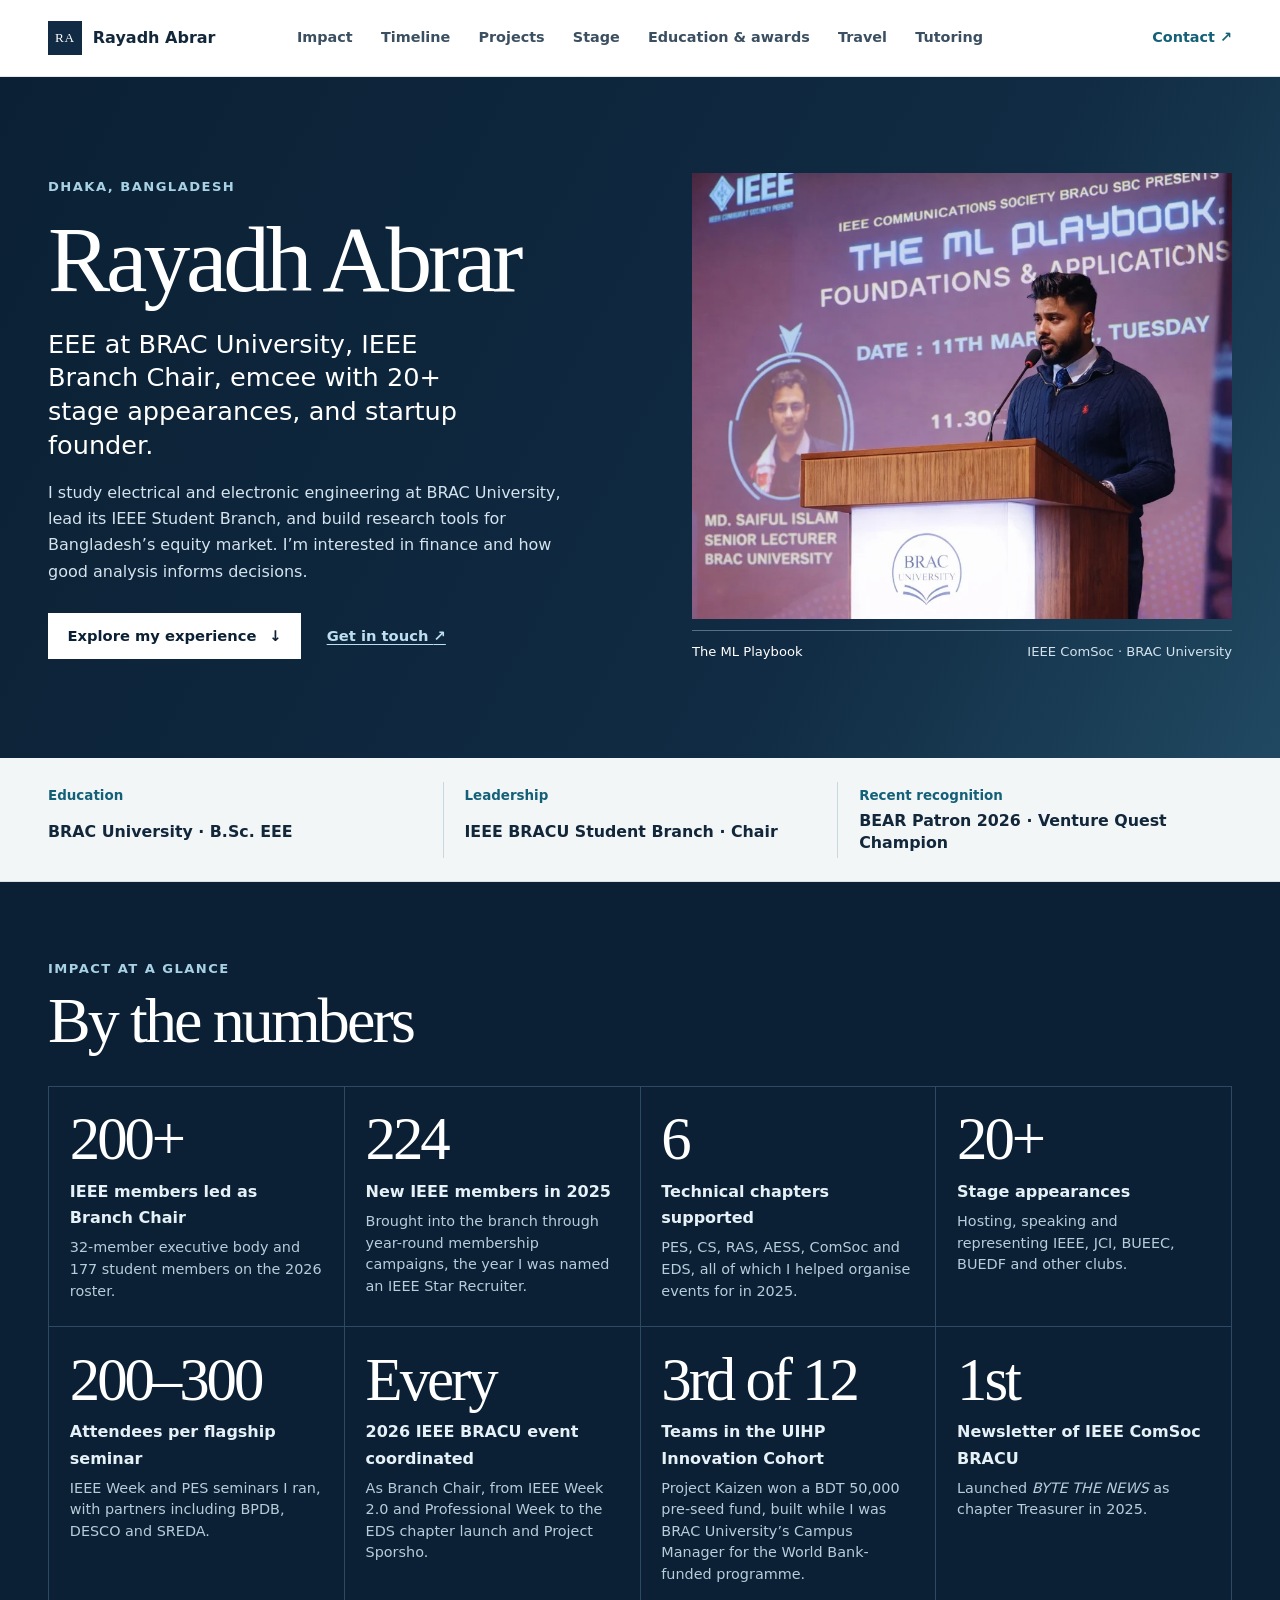
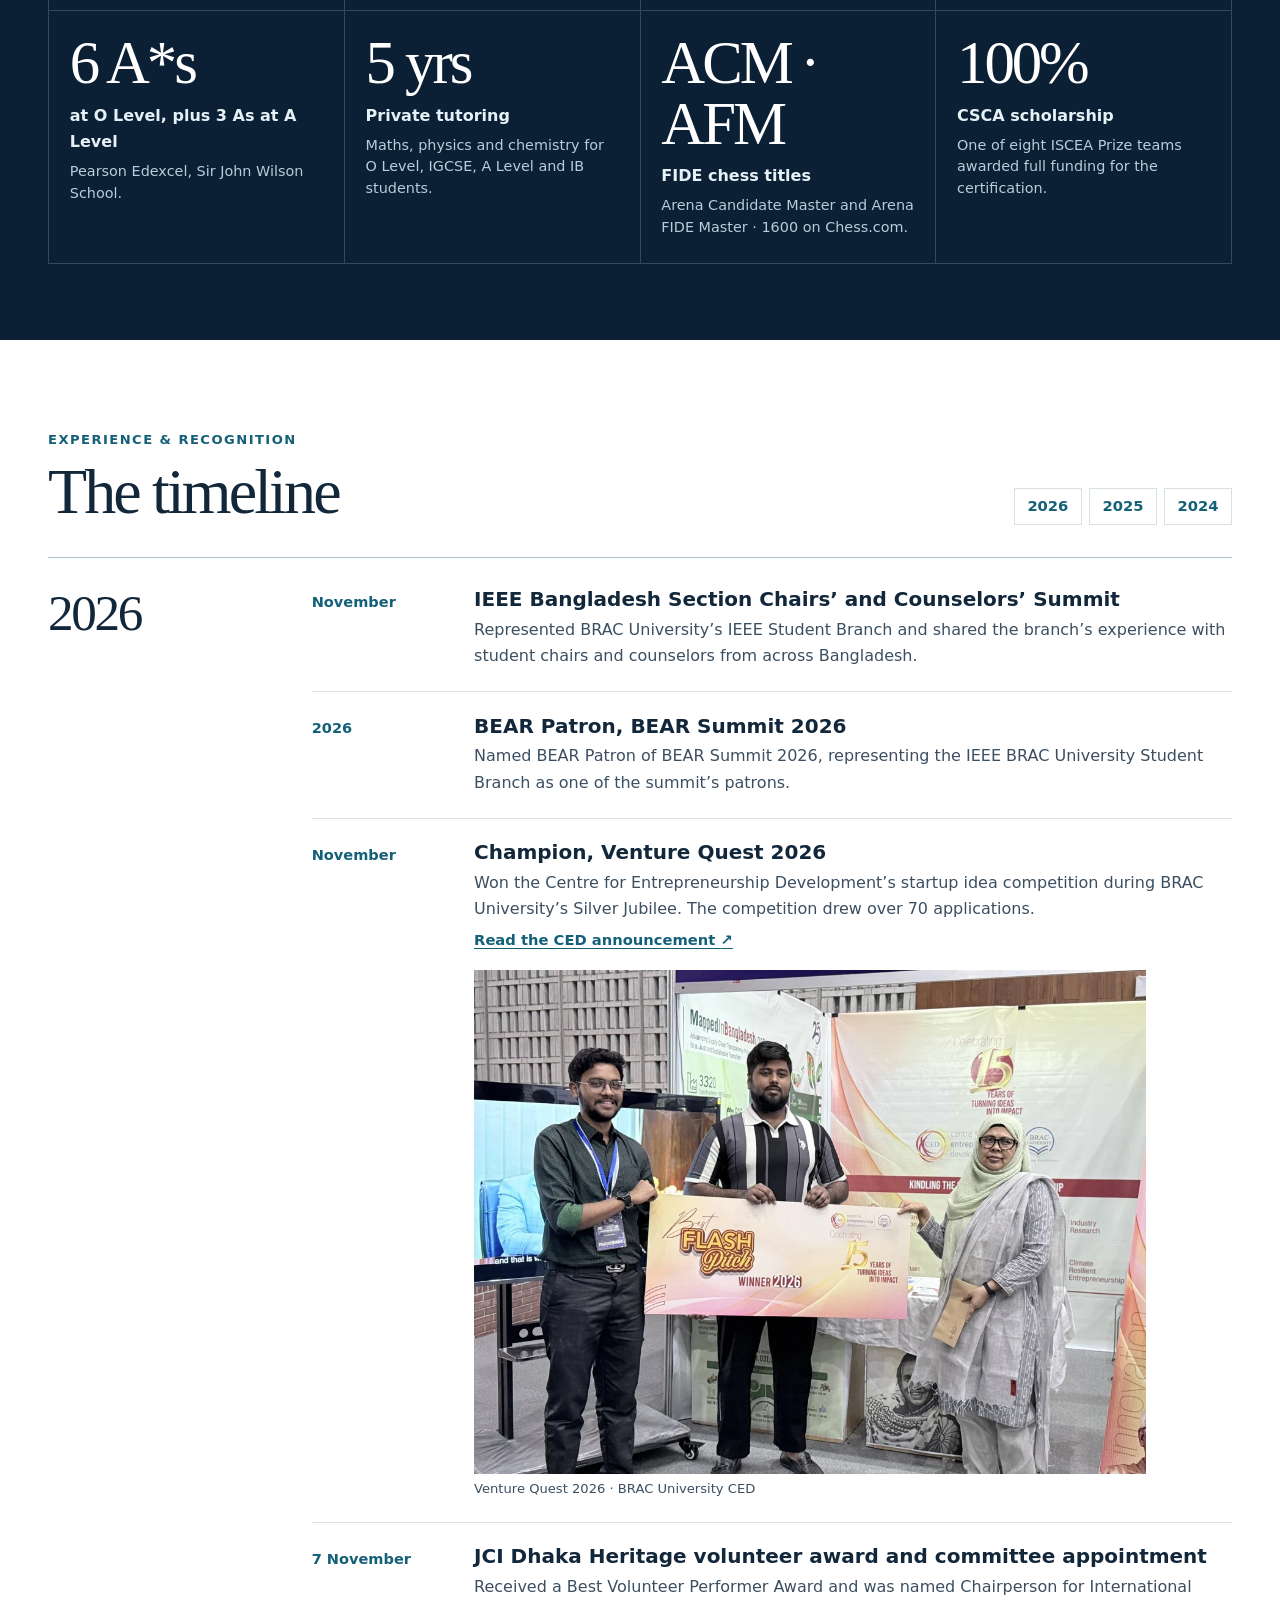
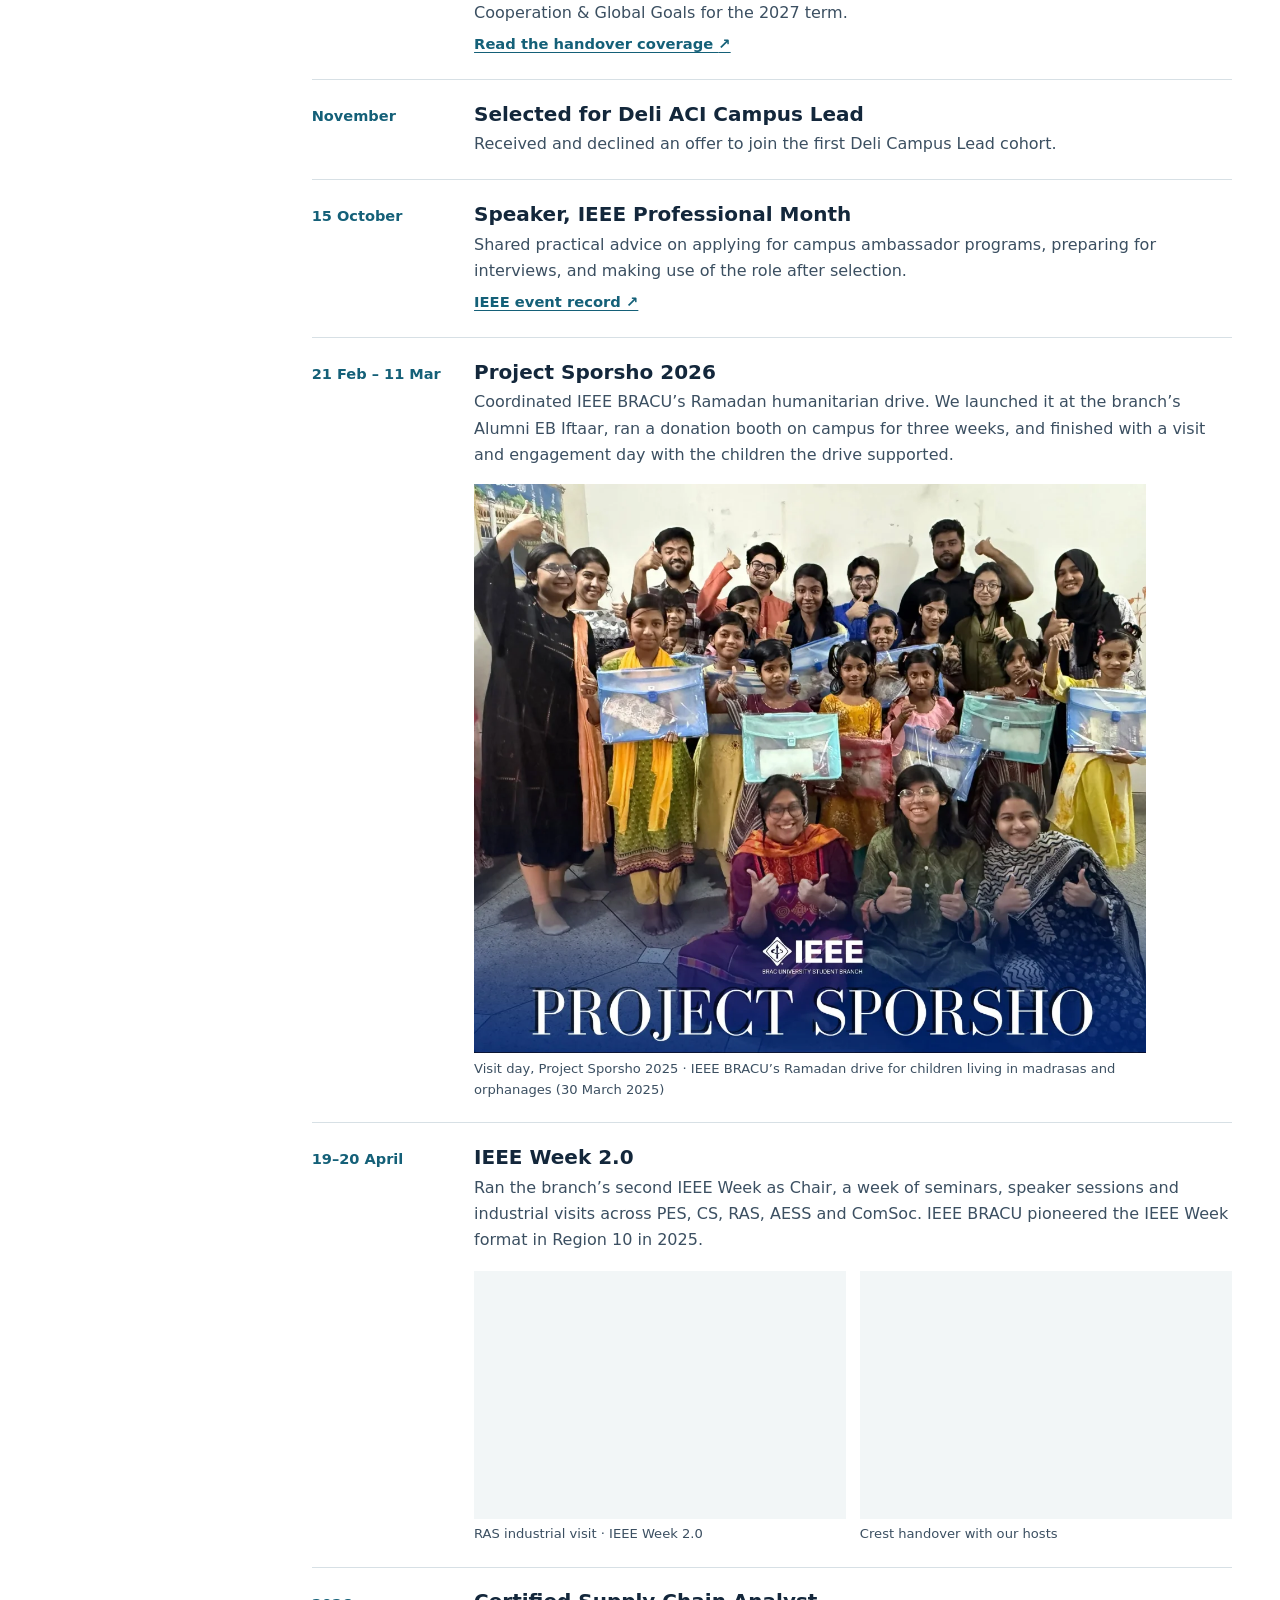
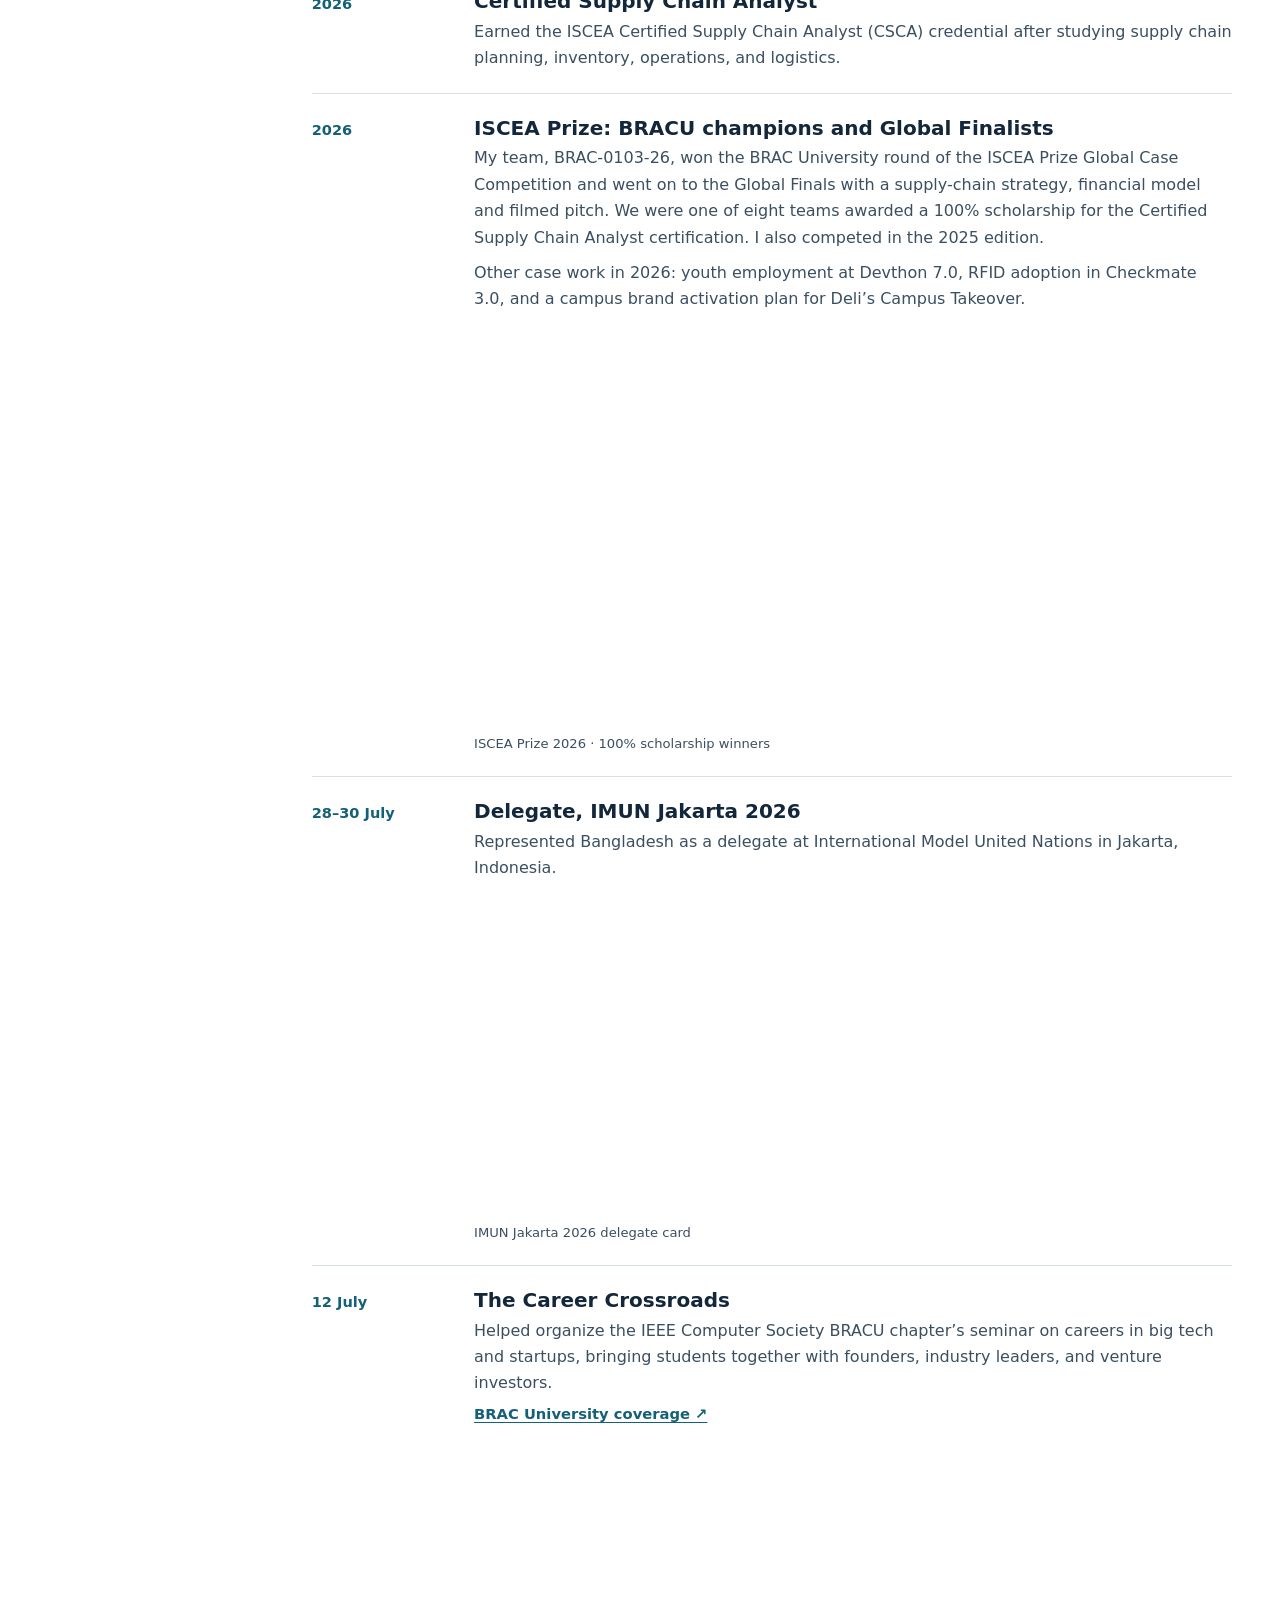
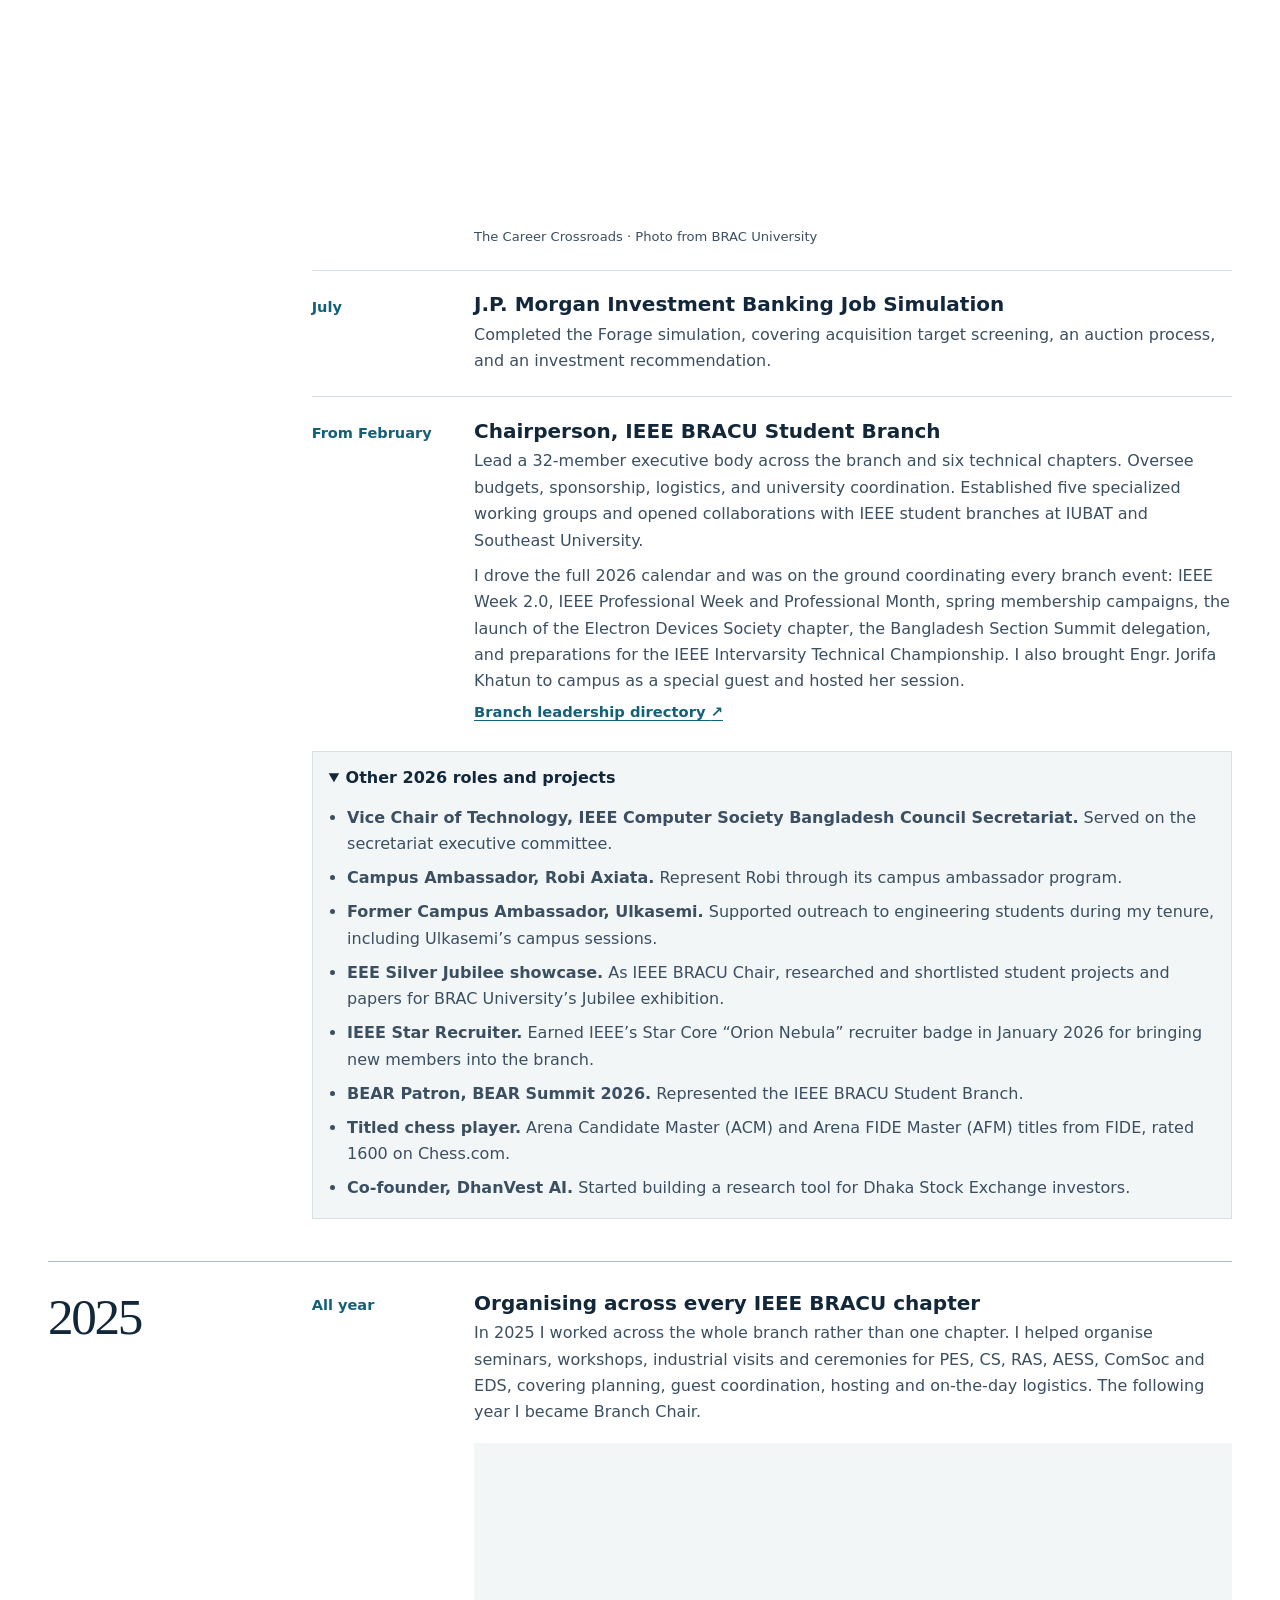
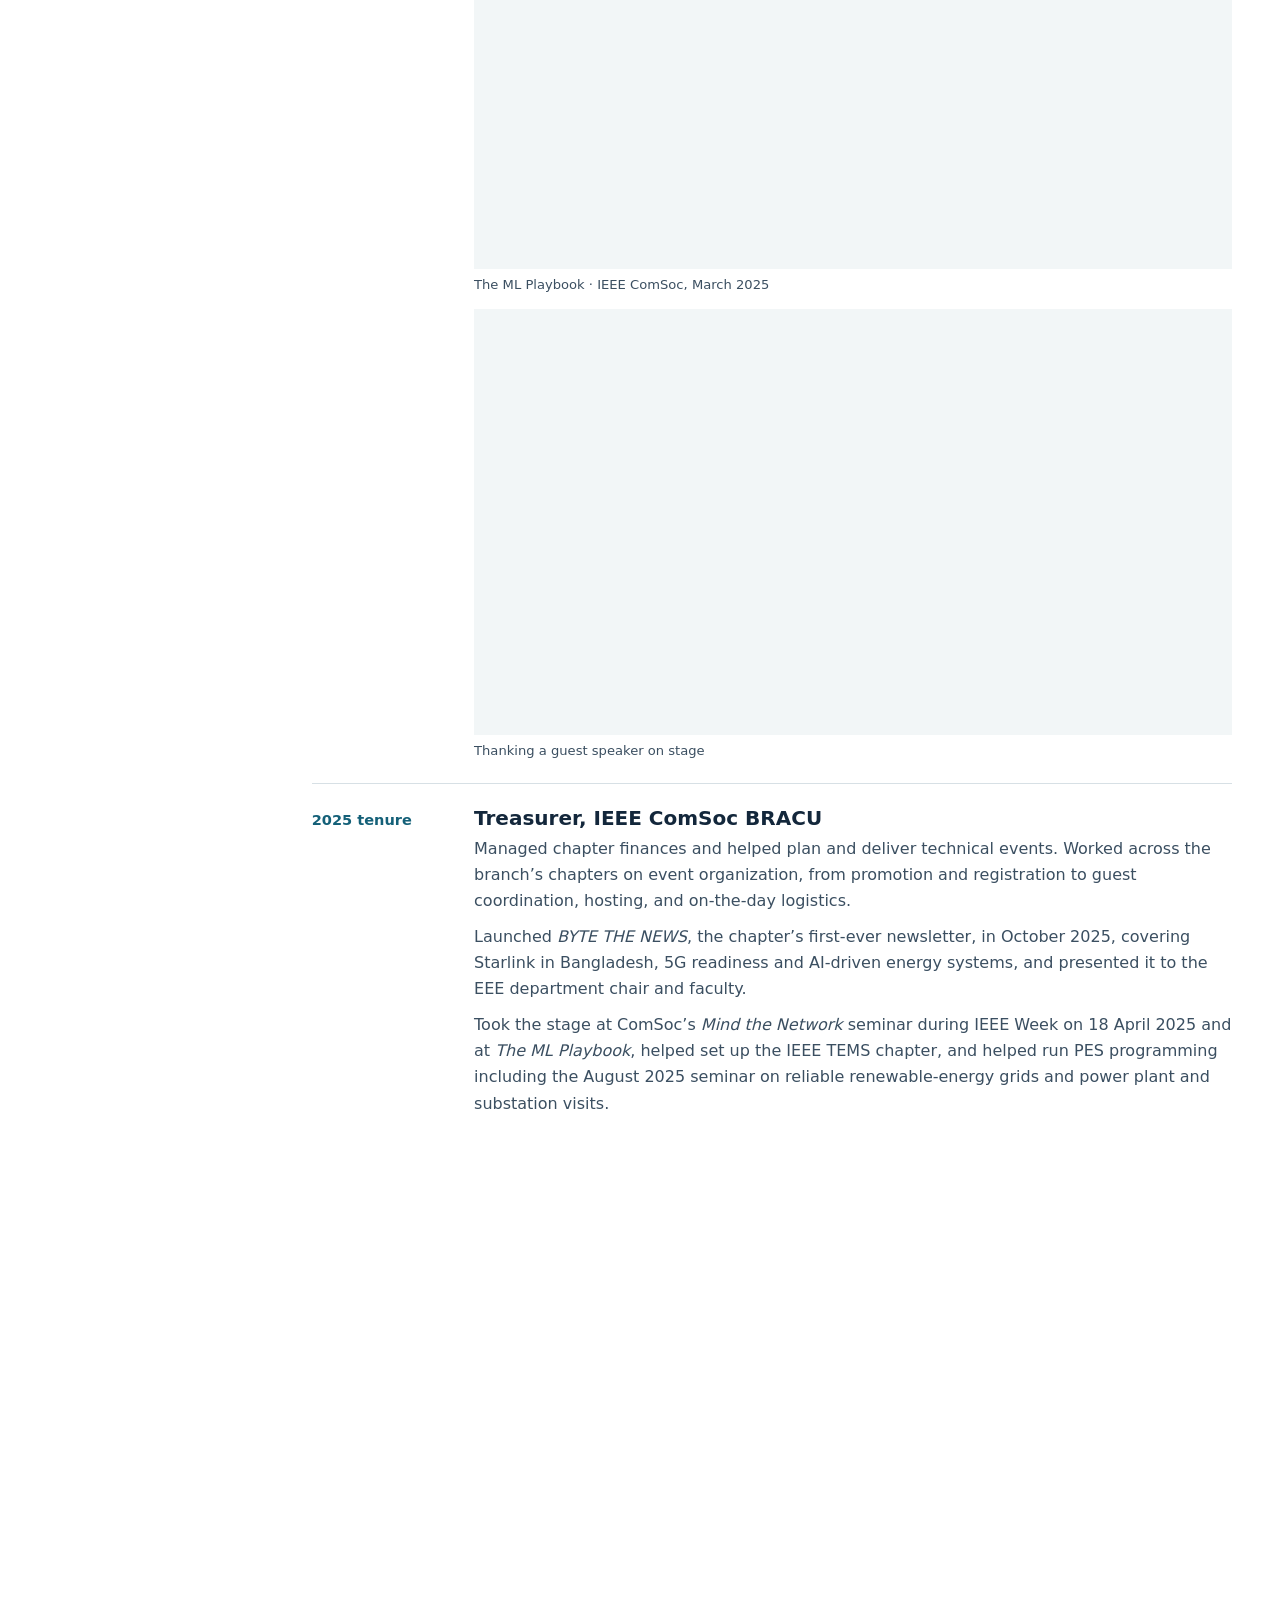
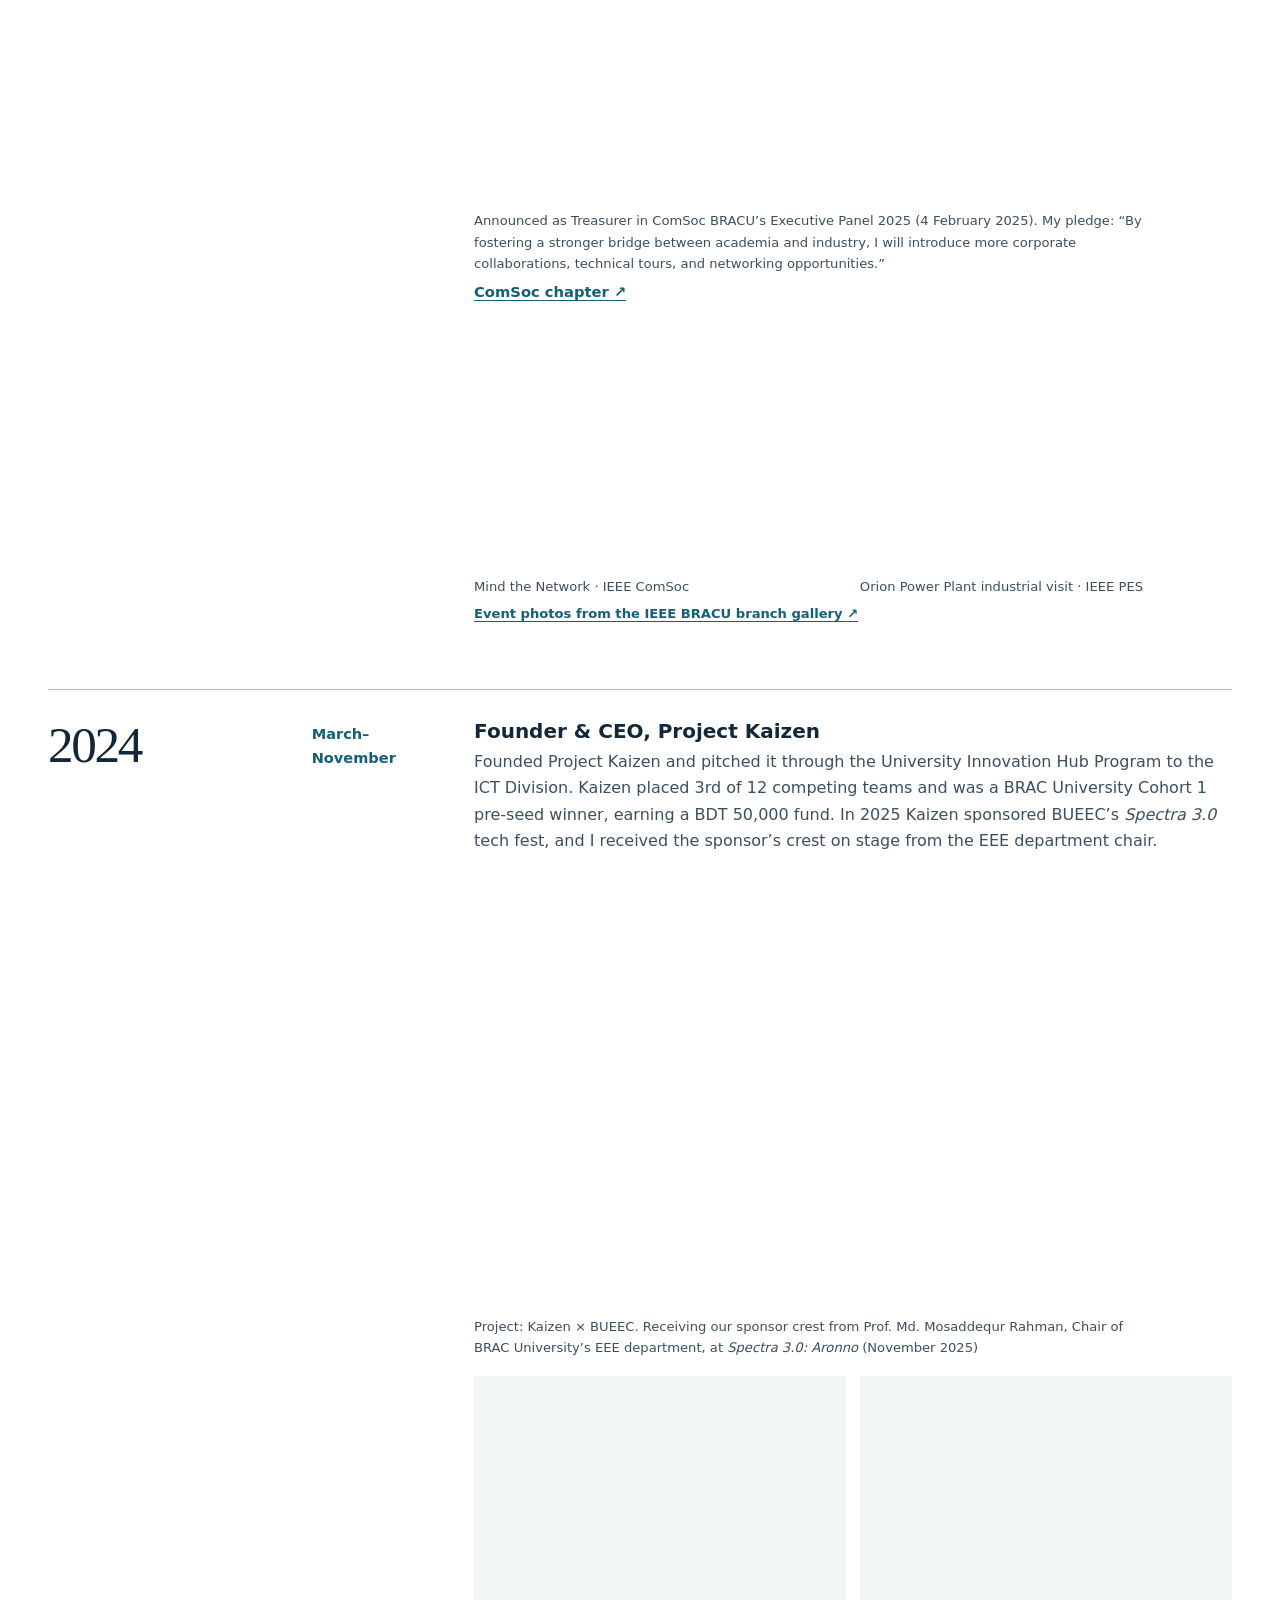
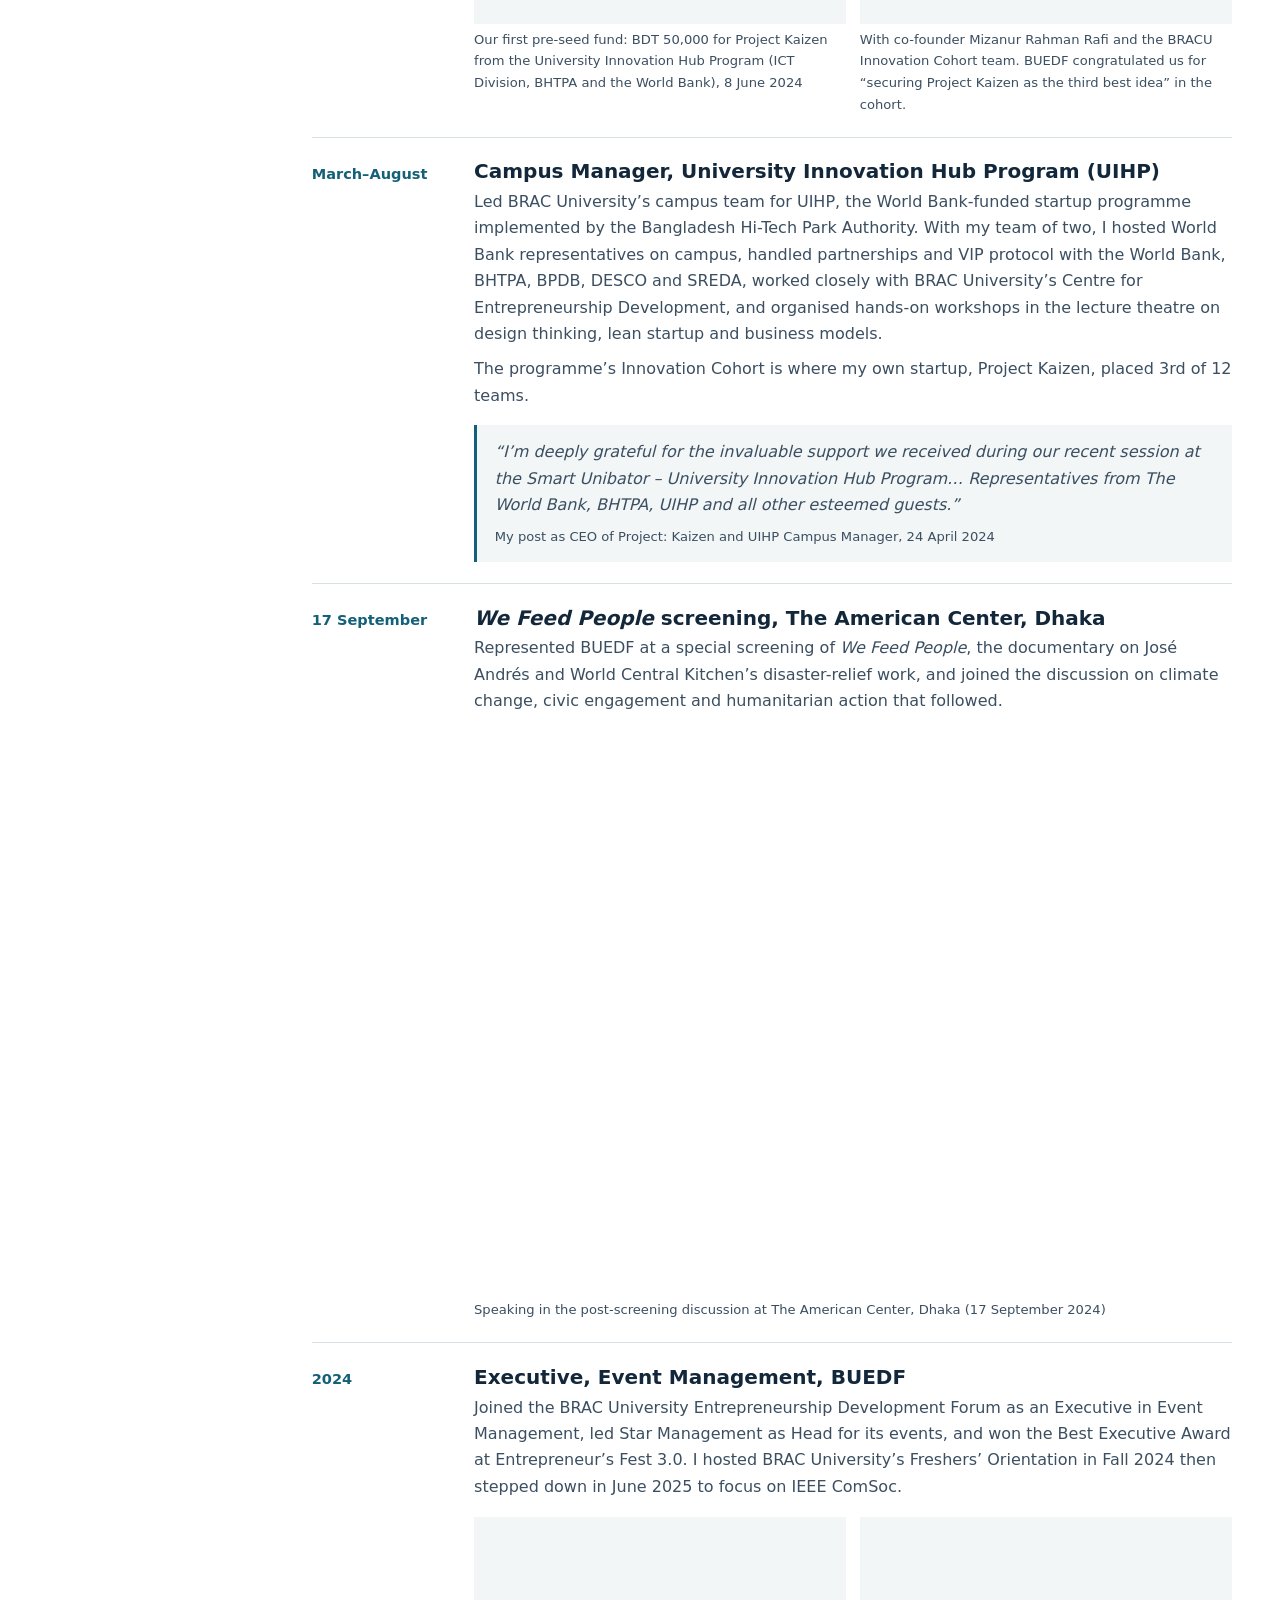
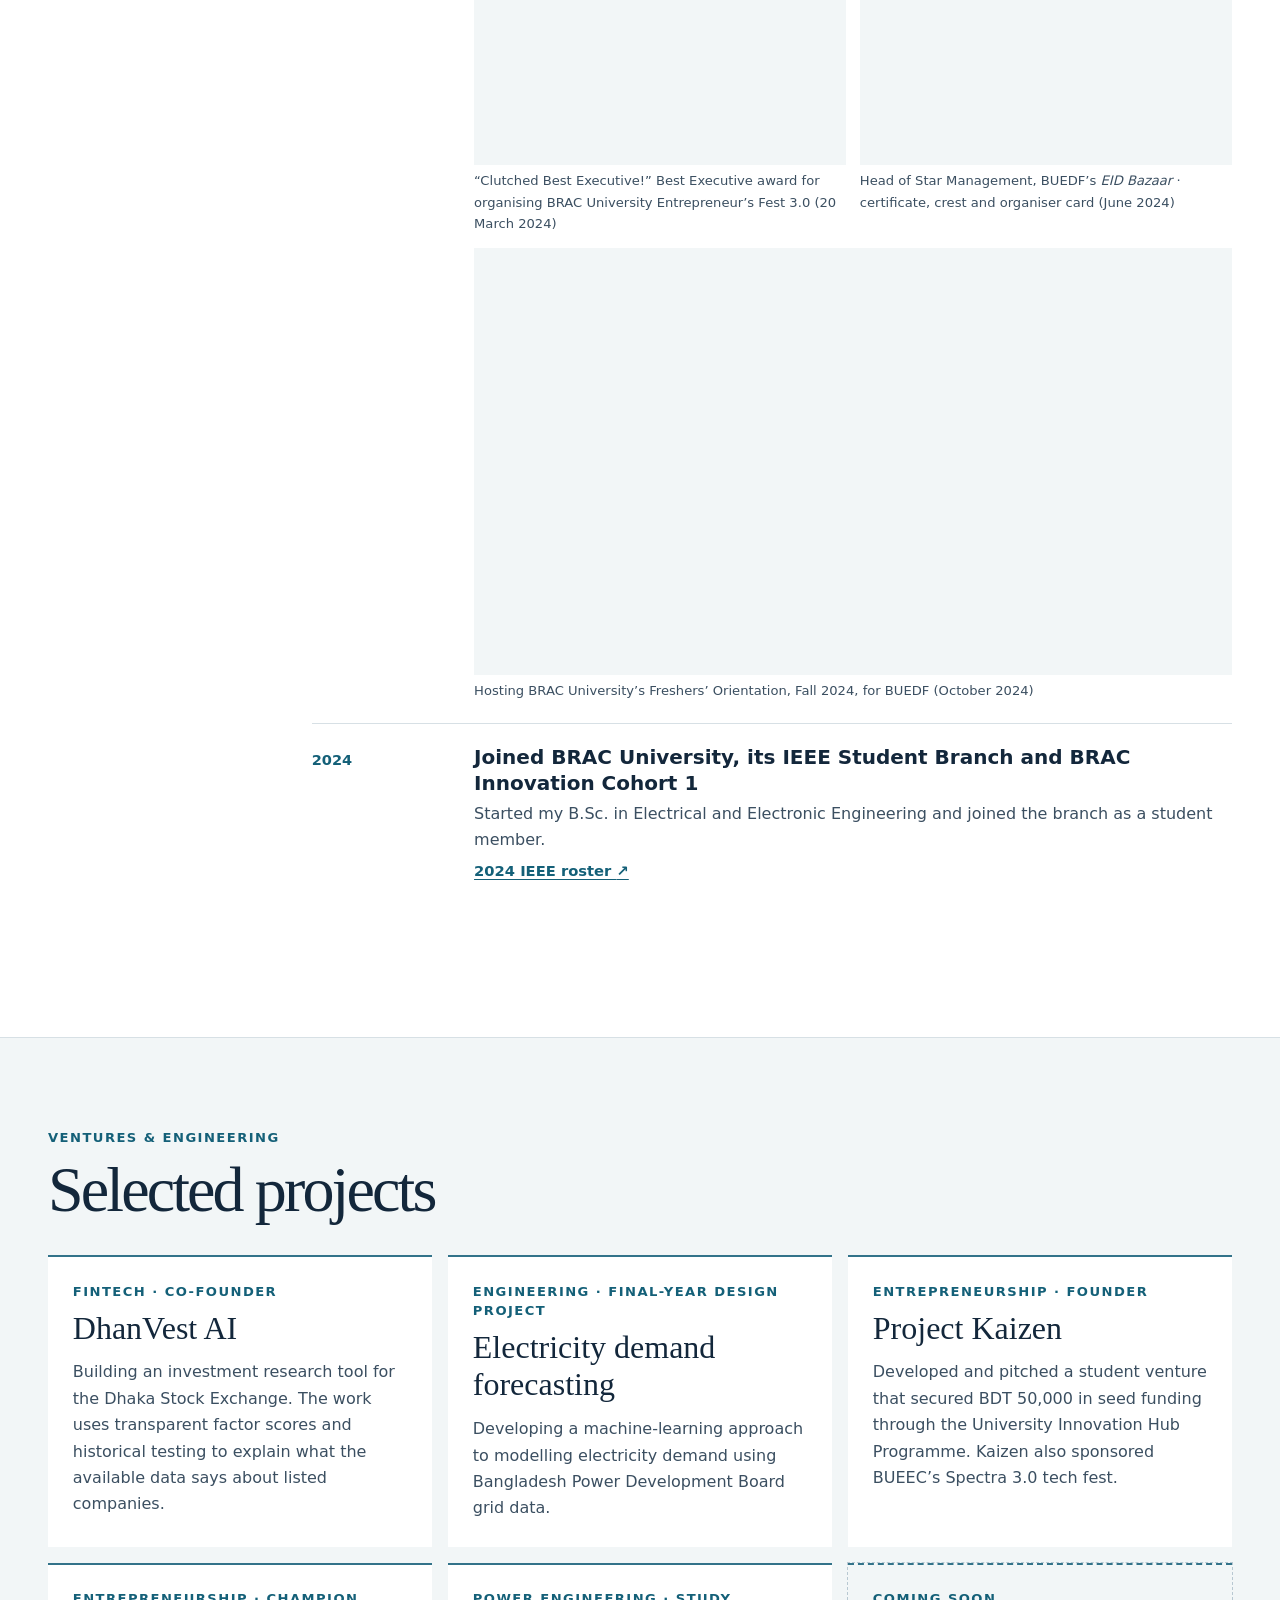
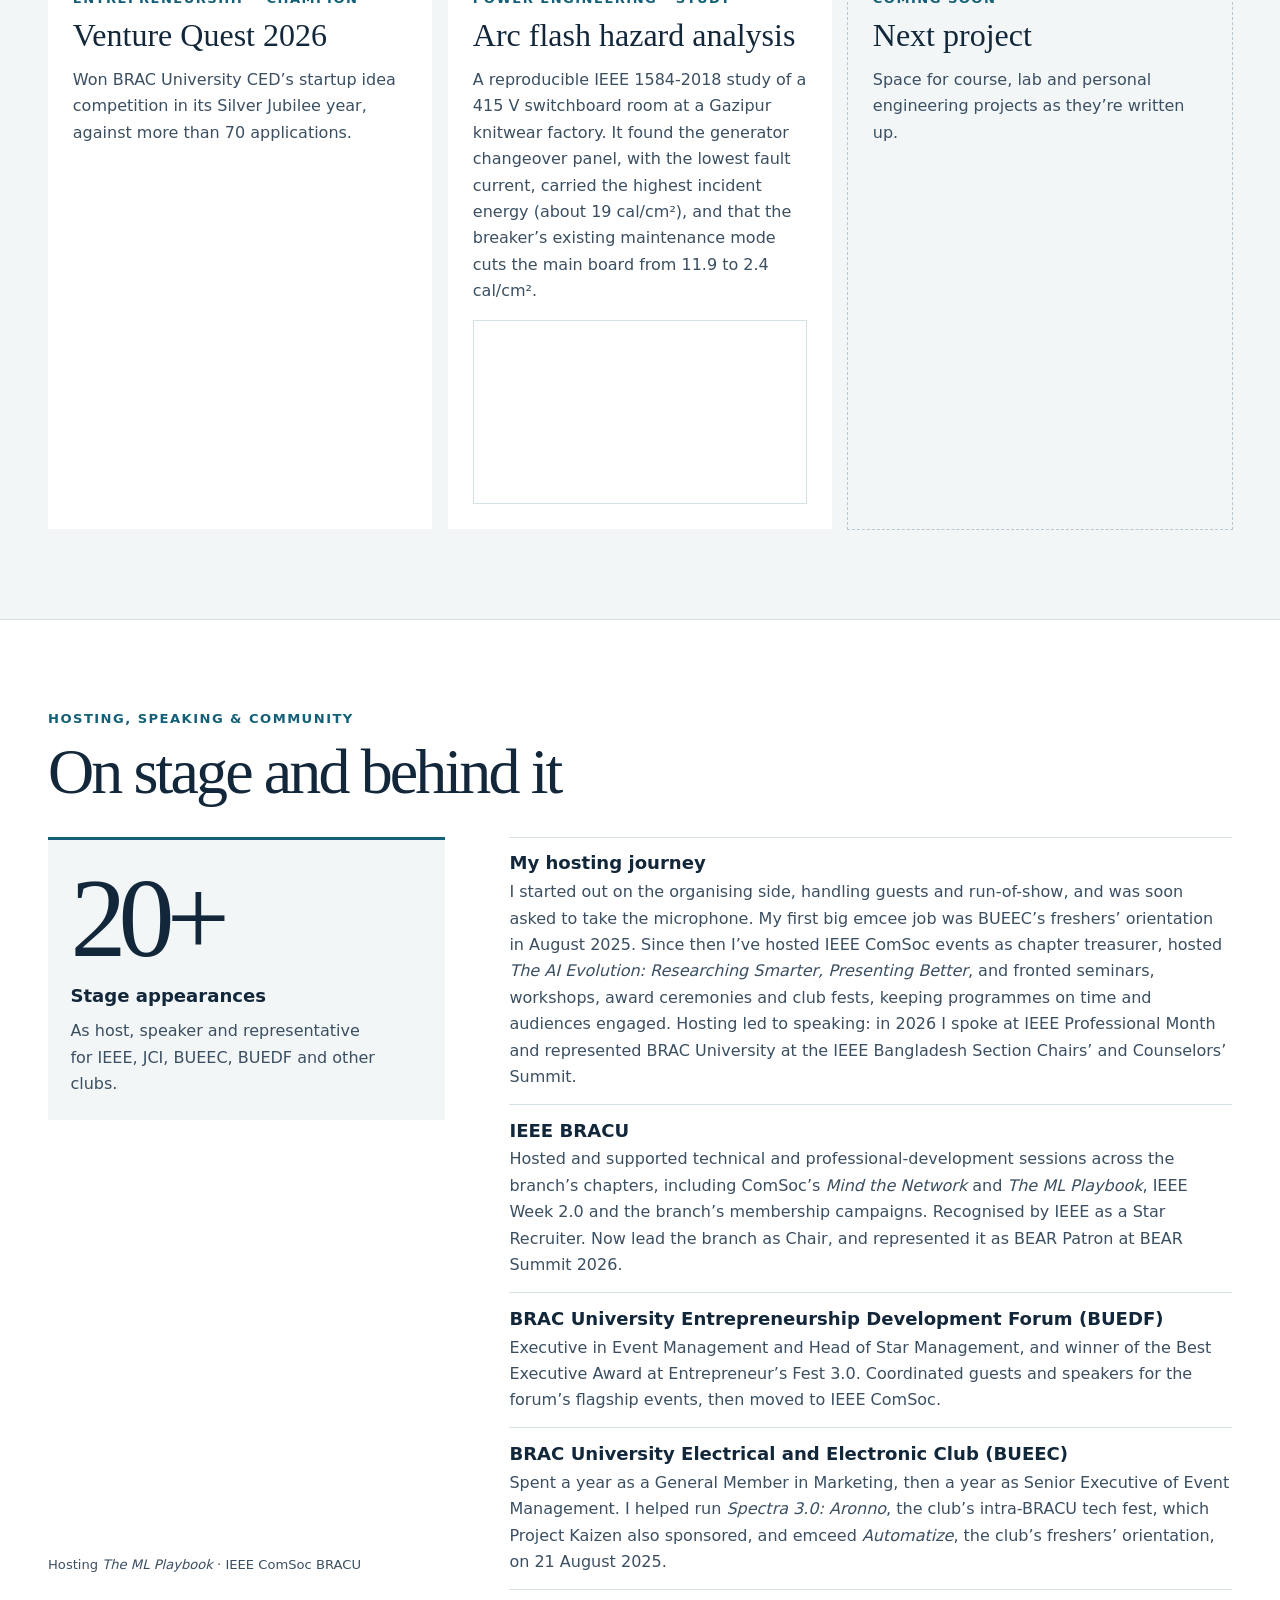
<file: index.html>
<!doctype html>
<html lang="en">
<head>
  <meta charset="utf-8">
  <meta http-equiv="Content-Security-Policy" content="default-src 'none'; base-uri 'none'; style-src 'self'; img-src 'self'; form-action 'none'">
  <meta name="referrer" content="no-referrer">
  <meta name="viewport" content="width=device-width, initial-scale=1">
  <title>Rayadh Abrar | IEEE BRACU Chair, Engineering &amp; Fintech</title>
  <meta name="description" content="Rayadh Abrar's professional profile and activity timeline. IEEE BRAC University Student Branch, DhanVest AI, campus leadership, public speaking and tutoring.">
  <meta name="author" content="Rayadh Abrar">
  <meta name="robots" content="index, follow, max-image-preview:large">
  <link rel="canonical" href="https://rayadh-abrar1.github.io/rayadhabrar/">
  <meta property="og:type" content="profile">
  <meta property="og:site_name" content="Rayadh Abrar">
  <meta property="og:locale" content="en_GB">
  <meta property="og:title" content="Rayadh Abrar | Leadership, Ventures &amp; Engineering">
  <meta property="og:description" content="Engineering at BRAC University, IEEE student leadership, stage hosting and ventures in Bangladesh.">
  <meta property="og:url" content="https://rayadh-abrar1.github.io/rayadhabrar/">
  <meta property="og:image" content="https://rayadh-abrar1.github.io/rayadhabrar/assets/og-image.jpg">
  <meta property="og:image:width" content="1200">
  <meta property="og:image:height" content="630">
  <meta property="og:image:alt" content="Rayadh Abrar speaking at an IEEE ComSoc event at BRAC University">
  <meta property="profile:first_name" content="Rayadh">
  <meta property="profile:last_name" content="Abrar">
  <meta name="twitter:card" content="summary_large_image">
  <meta name="twitter:title" content="Rayadh Abrar | Leadership, Ventures &amp; Engineering">
  <meta name="twitter:description" content="Engineering at BRAC University, IEEE student leadership, stage hosting and ventures in Bangladesh.">
  <meta name="twitter:image" content="https://rayadh-abrar1.github.io/rayadhabrar/assets/og-image.jpg">
  <meta name="theme-color" content="#123447">
  <script type="application/ld+json">
{
  "@context": "https://schema.org",
  "@graph": [
    {
      "@type": "Person",
      "@id": "https://rayadh-abrar1.github.io/rayadhabrar/#person",
      "name": "Rayadh Abrar",
      "url": "https://rayadh-abrar1.github.io/rayadhabrar/",
      "image": "https://rayadh-abrar1.github.io/rayadhabrar/assets/og-image.jpg",
      "jobTitle": "Chair, IEEE BRAC University Student Branch",
      "description": "Electrical and electronic engineering student at BRAC University, IEEE Student Branch Chair, emcee with 20+ stage appearances, startup founder and private tutor in Dhaka.",
      "email": "mailto:rayadhabrar@g.bracu.ac.bd",
      "address": {
        "@type": "PostalAddress",
        "addressLocality": "Dhaka",
        "addressCountry": "BD"
      },
      "alumniOf": [
        {
          "@type": "CollegeOrUniversity",
          "name": "BRAC University"
        },
        {
          "@type": "School",
          "name": "Sir John Wilson School"
        }
      ],
      "memberOf": [
        {
          "@type": "Organization",
          "name": "IEEE BRAC University Student Branch"
        },
        {
          "@type": "Organization",
          "name": "IEEE Communications Society"
        },
        {
          "@type": "Organization",
          "name": "BRAC University Electrical and Electronic Club"
        }
      ],
      "knowsAbout": [
        "Electrical and electronic engineering",
        "Fintech",
        "Public speaking",
        "Event hosting",
        "Mathematics",
        "Physics",
        "Chemistry",
        "Chess"
      ],
      "sameAs": [
        "https://github.com/rayadh-abrar1",
        "https://www.facebook.com/rayadh.abrar",
        "https://www.instagram.com/rayadh_abrar/"
      ]
    },
    {
      "@type": "WebSite",
      "@id": "https://rayadh-abrar1.github.io/rayadhabrar/#website",
      "url": "https://rayadh-abrar1.github.io/rayadhabrar/",
      "name": "Rayadh Abrar",
      "publisher": {
        "@id": "https://rayadh-abrar1.github.io/rayadhabrar/#person"
      }
    }
  ]
}
  </script>
  <link rel="icon" href="assets/monogram.svg" type="image/svg+xml">
  <link rel="stylesheet" href="style.css">
</head>
<body itemscope itemtype="https://schema.org/ProfilePage">
  <a class="skip" href="#main">Skip to content</a>
  <header class="site-header">
    <div class="wrap header-layout">
      <a class="brand" href="./"><span class="monogram" aria-hidden="true">RA</span><span>Rayadh Abrar</span></a>
      <nav aria-label="Main navigation">
        <a href="#numbers">Impact</a>
        <a href="#experience">Timeline</a>
        <a href="#research">Projects</a>
        <a href="#speaking">Stage</a>
        <a href="#education">Education &amp; awards</a>
        <a href="#travel">Travel</a>
        <a href="tuitions.html">Tutoring</a>
      </nav>
      <a class="header-contact" href="#contact">Contact <span aria-hidden="true">↗</span></a>
    </div>
  </header>

  <main id="main">
    <section class="hero" id="about" aria-labelledby="profile-title" itemprop="mainEntity" itemscope itemtype="https://schema.org/Person">
      <link itemprop="url" href="https://rayadh-abrar1.github.io/rayadhabrar/">
      <link itemprop="sameAs" href="https://github.com/rayadh-abrar1">
      <link itemprop="sameAs" href="https://www.facebook.com/rayadh.abrar">
      <link itemprop="sameAs" href="https://www.instagram.com/rayadh_abrar/">
      <div class="wrap hero-layout">
        <div class="hero-copy">
          <p class="eyebrow hero-location">Dhaka, Bangladesh</p>
          <h1 id="profile-title" itemprop="name">Rayadh Abrar</h1>
          <p class="hero-subtitle">EEE at BRAC University, IEEE Branch Chair, emcee with 20+ stage appearances, and startup founder.</p>
          <p class="hero-bio" itemprop="description">I study electrical and electronic engineering at BRAC University, lead its IEEE Student Branch, and build research tools for Bangladesh’s equity market. I’m interested in finance and how good analysis informs decisions.</p>
          <div class="actions">
            <a class="button button-light" href="#experience">Explore my experience <span aria-hidden="true">↓</span></a>
            <a class="text-link on-dark" href="mailto:rayadhabrar@g.bracu.ac.bd">Get in touch <span aria-hidden="true">↗</span></a>
          </div>
        </div>
        <figure class="hero-figure">
          <img src="assets/rayadh-abrar.webp" width="1100" height="733" alt="Rayadh Abrar speaking at a BRAC University IEEE Communications Society event" fetchpriority="high" itemprop="image">
          <figcaption><span>The ML Playbook</span><span>IEEE ComSoc · BRAC University</span></figcaption>
        </figure>
      </div>
    </section>

    <div class="profile-strip">
      <div class="wrap profile-facts">
        <div><span>Education</span><strong>BRAC University · B.Sc. EEE</strong></div>
        <div><span>Leadership</span><strong>IEEE BRACU Student Branch · Chair</strong></div>
        <div><span>Recent recognition</span><strong>BEAR Patron 2026 · Venture Quest Champion</strong></div>
      </div>
    </div>

    <section class="stats-section" id="numbers" aria-labelledby="numbers-title">
      <div class="wrap">
        <div class="section-heading"><div><p class="eyebrow">Impact at a glance</p><h2 id="numbers-title">By the numbers</h2></div></div>
        <ul class="stat-grid">
          <li><strong>200+</strong><span>IEEE members led as Branch Chair</span><p>32-member executive body and 177 student members on the 2026 roster.</p></li>
          <li><strong>224</strong><span>New IEEE members in 2025</span><p>Brought into the branch through year-round membership campaigns, the year I was named an IEEE Star Recruiter.</p></li>
          <li><strong>6</strong><span>Technical chapters supported</span><p>PES, CS, RAS, AESS, ComSoc and EDS, all of which I helped organise events for in 2025.</p></li>
          <li><strong>20+</strong><span>Stage appearances</span><p>Hosting, speaking and representing IEEE, JCI, BUEEC, BUEDF and other clubs.</p></li>
          <li><strong>200–300</strong><span>Attendees per flagship seminar</span><p>IEEE Week and PES seminars I ran, with partners including BPDB, DESCO and SREDA.</p></li>
          <li><strong>Every</strong><span>2026 IEEE BRACU event coordinated</span><p>As Branch Chair, from IEEE Week 2.0 and Professional Week to the EDS chapter launch and Project Sporsho.</p></li>
          <li><strong>3rd of 12</strong><span>Teams in the UIHP Innovation Cohort</span><p>Project Kaizen won a BDT 50,000 pre-seed fund, built while I was BRAC University’s Campus Manager for the World Bank-funded programme.</p></li>
          <li><strong>1st</strong><span>Newsletter of IEEE ComSoc BRACU</span><p>Launched <em>BYTE THE NEWS</em> as chapter Treasurer in 2025.</p></li>
          <li><strong>6 A*s</strong><span>at O Level, plus 3 As at A Level</span><p>Pearson Edexcel, Sir John Wilson School.</p></li>
          <li><strong>5 yrs</strong><span>Private tutoring</span><p>Maths, physics and chemistry for O Level, IGCSE, A Level and IB students.</p></li>
          <li><strong>ACM · AFM</strong><span>FIDE chess titles</span><p>Arena Candidate Master and Arena FIDE Master · 1600 on Chess.com.</p></li>
          <li><strong>100%</strong><span>CSCA scholarship</span><p>One of eight ISCEA Prize teams awarded full funding for the certification.</p></li>
        </ul>
      </div>
    </section>

    <section class="section wrap" id="experience" aria-labelledby="timeline-title">
      <div class="section-heading">
        <div><p class="eyebrow">Experience &amp; recognition</p><h2 id="timeline-title">The timeline</h2></div>
        <nav class="year-nav" aria-label="Jump to a year"><a href="#year-2026">2026</a><a href="#year-2025">2025</a><a href="#year-2024">2024</a></nav>
      </div>
      <section class="year" id="year-2026" aria-labelledby="label-2026">
        <h3 class="year-label" id="label-2026">2026</h3>
        <div class="entries">
          <article class="entry">
            <p class="date"><time datetime="2026-11">November</time></p>
            <div>
              <h4>IEEE Bangladesh Section Chairs’ and Counselors’ Summit</h4>
              <p>Represented BRAC University’s IEEE Student Branch and shared the branch’s experience with student chairs and counselors from across Bangladesh.</p>
            </div>
          </article>
          <article class="entry">
            <p class="date">2026</p>
            <div>
              <h4>BEAR Patron, BEAR Summit 2026</h4>
              <p>Named BEAR Patron of BEAR Summit 2026, representing the IEEE BRAC University Student Branch as one of the summit’s patrons.</p>
            </div>
          </article>
          <article class="entry">
            <p class="date"><time datetime="2026-11">November</time></p>
            <div>
              <h4>Champion, Venture Quest 2026</h4>
              <p>Won the Centre for Entrepreneurship Development’s startup idea competition during BRAC University’s Silver Jubilee. The competition drew over 70 applications.</p>
              <a class="text-link" href="https://bd.linkedin.com/in/alarnish#:~:text=Venture%20Quest%202026">Read the CED announcement <span aria-hidden="true">↗</span></a>
              <figure class="event-photo"><img src="assets/venture-quest.webp" width="1100" height="825" loading="lazy" alt="Venture Quest 2026 at BRAC University"><figcaption>Venture Quest 2026 · BRAC University CED</figcaption></figure>
            </div>
          </article>
          <article class="entry">
            <p class="date"><time datetime="2026-11-07">7 November</time></p>
            <div>
              <h4>JCI Dhaka Heritage volunteer award and committee appointment</h4>
              <p>Received a Best Volunteer Performer Award and was named Chairperson for International Cooperation &amp; Global Goals for the 2027 term.</p>
              <a class="text-link" href="https://desimediapoint.com/public/article/1066/jci-dhaka-heritage-holds-grand-assembly-and-leadership-chain-handover-ceremony-2026-1795687017">Read the handover coverage <span aria-hidden="true">↗</span></a>
            </div>
          </article>
          <article class="entry">
            <p class="date"><time datetime="2026-11">November</time></p>
            <div>
              <h4>Selected for Deli ACI Campus Lead</h4>
              <p>Received and declined an offer to join the first Deli Campus Lead cohort.</p>
            </div>
          </article>
          <article class="entry">
            <p class="date"><time datetime="2026-10-15">15 October</time></p>
            <div>
              <h4>Speaker, IEEE Professional Month</h4>
              <p>Shared practical advice on applying for campus ambassador programs, preparing for interviews, and making use of the role after selection.</p>
              <a class="text-link" href="https://events.vtools.ieee.org/m/587603">IEEE event record <span aria-hidden="true">↗</span></a>
            </div>
          </article>
          <article class="entry">
            <p class="date"><time datetime="2026-02-21">21 Feb – 11 Mar</time></p>
            <div>
              <h4>Project Sporsho 2026</h4>
              <p>Coordinated IEEE BRACU’s Ramadan humanitarian drive. We launched it at the branch’s Alumni EB Iftaar, ran a donation booth on campus for three weeks, and finished with a visit and engagement day with the children the drive supported.</p>
              <figure class="event-photo"><img src="assets/project-sporsho.webp" width="1200" height="1015" loading="lazy" alt="IEEE BRACU volunteers, including Rayadh Abrar, with children holding their Eid gift packs on Project Sporsho visit day"><figcaption>Visit day, Project Sporsho 2025 · IEEE BRACU’s Ramadan drive for children living in madrasas and orphanages (30 March 2025)</figcaption></figure>
            </div>
          </article>
          <article class="entry">
            <p class="date"><time datetime="2026-04-19">19–20 April</time></p>
            <div>
              <h4>IEEE Week 2.0</h4>
              <p>Ran the branch’s second IEEE Week as Chair, a week of seminars, speaker sessions and industrial visits across PES, CS, RAS, AESS and ComSoc. IEEE BRACU pioneered the IEEE Week format in Region 10 in 2025.</p>
              <div class="photo-grid">
                <figure><img src="assets/ieee-week-ras-visit.webp" width="1100" height="824" loading="lazy" alt="IEEE RAS BRACU group at the IEEE Week 2.0 industrial visit"><figcaption>RAS industrial visit · IEEE Week 2.0</figcaption></figure>
                <figure><img src="assets/ieee-week-ras-crest.webp" width="1100" height="735" loading="lazy" alt="Crest handover with the host company during the IEEE Week 2.0 visit"><figcaption>Crest handover with our hosts</figcaption></figure>
              </div>
            </div>
          </article>
          <article class="entry">
            <p class="date">2026</p>
            <div>
              <h4>Certified Supply Chain Analyst</h4>
              <p>Earned the ISCEA Certified Supply Chain Analyst (CSCA) credential after studying supply chain planning, inventory, operations, and logistics.</p>
            </div>
          </article>
          <article class="entry">
            <p class="date">2026</p>
            <div>
              <h4>ISCEA Prize: BRACU champions and Global Finalists</h4>
              <p>My team, BRAC-0103-26, won the BRAC University round of the ISCEA Prize Global Case Competition and went on to the Global Finals with a supply-chain strategy, financial model and filmed pitch. We were one of eight teams awarded a 100% scholarship for the Certified Supply Chain Analyst certification. I also competed in the 2025 edition.</p>
              <p>Other case work in 2026: youth employment at Devthon 7.0, RFID adoption in Checkmate 3.0, and a campus brand activation plan for Deli’s Campus Takeover.</p>
              <figure class="event-photo small"><img src="assets/iscea-scholarship-winners.webp" width="900" height="1124" loading="lazy" alt="ISCEA Prize 2026 scholarship winners poster showing team BRAC-0103-26"><figcaption>ISCEA Prize 2026 · 100% scholarship winners</figcaption></figure>
            </div>
          </article>
          <article class="entry">
            <p class="date"><time datetime="2026-07-28">28–30 July</time></p>
            <div>
              <h4>Delegate, IMUN Jakarta 2026</h4>
              <p>Represented Bangladesh as a delegate at International Model United Nations in Jakarta, Indonesia.</p>
              <figure class="event-photo small"><img src="assets/imun-jakarta-2026.webp" width="800" height="800" loading="lazy" alt="IMUN Jakarta 2026 delegate card featuring Rayadh Abrar at a podium"><figcaption>IMUN Jakarta 2026 delegate card</figcaption></figure>
            </div>
          </article>
          <article class="entry">
            <p class="date"><time datetime="2026-07-12">12 July</time></p>
            <div>
              <h4>The Career Crossroads</h4>
              <p>Helped organize the IEEE Computer Society BRACU chapter’s seminar on careers in big tech and startups, bringing students together with founders, industry leaders, and venture investors.</p>
              <a class="text-link" href="https://www.bracu.ac.bd/news/brac-university-ieee-society-hosts-seminar-careers-big-tech-and-ai-startups">BRAC University coverage <span aria-hidden="true">↗</span></a>
              <figure class="event-photo">
                <img src="assets/career-crossroads.webp" width="928" height="522" loading="lazy" alt="Speakers, organisers and attendees on stage at The Career Crossroads">
                <figcaption>The Career Crossroads · Photo from BRAC University</figcaption>
              </figure>
            </div>
          </article>
          <article class="entry">
            <p class="date">July</p>
            <div>
              <h4>J.P. Morgan Investment Banking Job Simulation</h4>
              <p>Completed the Forage simulation, covering acquisition target screening, an auction process, and an investment recommendation.</p>
            </div>
          </article>
          <article class="entry">
            <p class="date">From February</p>
            <div>
              <h4>Chairperson, IEEE BRACU Student Branch</h4>
              <p>Lead a 32-member executive body across the branch and six technical chapters. Oversee budgets, sponsorship, logistics, and university coordination. Established five specialized working groups and opened collaborations with IEEE student branches at IUBAT and Southeast University.</p>
              <p>I drove the full 2026 calendar and was on the ground coordinating every branch event: IEEE Week 2.0, IEEE Professional Week and Professional Month, spring membership campaigns, the launch of the Electron Devices Society chapter, the Bangladesh Section Summit delegation, and preparations for the IEEE Intervarsity Technical Championship. I also brought Engr. Jorifa Khatun to campus as a special guest and hosted her session.</p>
              <a class="text-link" href="https://ieeebracu.com/members">Branch leadership directory <span aria-hidden="true">↗</span></a>
            </div>
          </article>
          <details class="more-entries" open>
            <summary>Other 2026 roles and projects</summary>
            <ul class="role-list">
              <li><strong>Vice Chair of Technology, IEEE Computer Society Bangladesh Council Secretariat.</strong> Served on the secretariat executive committee.</li>
              <li><strong>Campus Ambassador, Robi Axiata.</strong> Represent Robi through its campus ambassador program.</li>
              <li><strong>Former Campus Ambassador, Ulkasemi.</strong> Supported outreach to engineering students during my tenure, including Ulkasemi’s campus sessions.</li>
              <li><strong>EEE Silver Jubilee showcase.</strong> As IEEE BRACU Chair, researched and shortlisted student projects and papers for BRAC University’s Jubilee exhibition.</li>
              <li><strong>IEEE Star Recruiter.</strong> Earned IEEE’s Star Core “Orion Nebula” recruiter badge in January 2026 for bringing new members into the branch.</li>
              <li><strong>BEAR Patron, BEAR Summit 2026.</strong> Represented the IEEE BRACU Student Branch.</li>
              <li><strong>Titled chess player.</strong> Arena Candidate Master (ACM) and Arena FIDE Master (AFM) titles from FIDE, rated 1600 on Chess.com.</li>
              <li><strong>Co-founder, DhanVest AI.</strong> Started building a research tool for Dhaka Stock Exchange investors.</li>
            </ul>
          </details>
        </div>
      </section>
      <section class="year" id="year-2025" aria-labelledby="label-2025">
        <h3 class="year-label" id="label-2025">2025</h3>
        <div class="entries">
          <article class="entry">
            <p class="date">All year</p>
            <div>
              <h4>Organising across every IEEE BRACU chapter</h4>
              <p>In 2025 I worked across the whole branch rather than one chapter. I helped organise seminars, workshops, industrial visits and ceremonies for PES, CS, RAS, AESS, ComSoc and EDS, covering planning, guest coordination, hosting and on-the-day logistics. The following year I became Branch Chair.</p>
              <div class="photo-grid">
                <figure class="wide"><img src="assets/ml-playbook-group.webp" width="1100" height="826" loading="lazy" alt="A full auditorium group photo at IEEE ComSoc BRACU's The ML Playbook"><figcaption>The ML Playbook · IEEE ComSoc, March 2025</figcaption></figure>
                <figure class="wide"><img src="assets/speaker-appreciation.webp" width="1100" height="826" loading="lazy" alt="Presenting a crest to a guest speaker at an IEEE BRACU session"><figcaption>Thanking a guest speaker on stage</figcaption></figure>
              </div>
            </div>
          </article>
          <article class="entry">
            <p class="date">2025 tenure</p>
            <div>
              <h4>Treasurer, IEEE ComSoc BRACU</h4>
              <p>Managed chapter finances and helped plan and deliver technical events. Worked across the branch’s chapters on event organization, from promotion and registration to guest coordination, hosting, and on-the-day logistics.</p>
              <p>Launched <em>BYTE THE NEWS</em>, the chapter’s first-ever newsletter, in October 2025, covering Starlink in Bangladesh, 5G readiness and AI-driven energy systems, and presented it to the EEE department chair and faculty.</p>
              <p>Took the stage at ComSoc’s <em>Mind the Network</em> seminar during IEEE Week on 18 April 2025 and at <em>The ML Playbook</em>, helped set up the IEEE TEMS chapter, and helped run PES programming including the August 2025 seminar on reliable renewable-energy grids and power plant and substation visits.</p>
              <figure class="event-photo"><img src="assets/comsoc-treasurer-2025.webp" width="1080" height="1080" loading="lazy" alt="IEEE ComSoc BRACU Executive Panel 2025 card naming Rayadh Abrar as Treasurer, with his pledge on academia and industry"><figcaption>Announced as Treasurer in ComSoc BRACU’s Executive Panel 2025 (4 February 2025). My pledge: “By fostering a stronger bridge between academia and industry, I will introduce more corporate collaborations, technical tours, and networking opportunities.”</figcaption></figure>
              <a class="text-link" href="https://ieeebracu.com/chapters/comsoc">ComSoc chapter <span aria-hidden="true">↗</span></a>
              <div class="photo-pair">
                <figure>
                  <img src="assets/mind-the-network.webp" width="1100" height="1100" loading="lazy" alt="Speakers and organizers at the Mind the Network seminar">
                  <figcaption>Mind the Network · IEEE ComSoc</figcaption>
                </figure>
                <figure>
                  <img src="assets/orion-visit.webp" width="1080" height="772" loading="lazy" alt="IEEE PES BRACU chapter group at the Orion Power Plant industrial visit">
                  <figcaption>Orion Power Plant industrial visit · IEEE PES</figcaption>
                </figure>
              </div>
              <a class="text-link image-credit" href="https://ieeebracu.com/">Event photos from the IEEE BRACU branch gallery <span aria-hidden="true">↗</span></a>
            </div>
          </article>
        </div>
      </section>
      <section class="year" id="year-2024" aria-labelledby="label-2024">
        <h3 class="year-label" id="label-2024">2024</h3>
        <div class="entries">
          <article class="entry">
            <p class="date">March–November</p>
            <div>
              <h4>Founder &amp; CEO, Project Kaizen</h4>
              <p>Founded Project Kaizen and pitched it through the University Innovation Hub Program to the ICT Division. Kaizen placed 3rd of 12 competing teams and was a BRAC University Cohort 1 pre-seed winner, earning a BDT 50,000 fund. In 2025 Kaizen sponsored BUEEC’s <em>Spectra 3.0</em> tech fest, and I received the sponsor’s crest on stage from the EEE department chair.</p>
              <figure class="event-photo"><img src="assets/kaizen-crest.webp" width="1152" height="755" loading="lazy" alt="Rayadh Abrar receiving Project Kaizen’s sponsor crest from Professor Md. Mosaddequr Rahman, Chair of EEE, on stage at Spectra 3.0"><figcaption>Project: Kaizen × BUEEC. Receiving our sponsor crest from Prof. Md. Mosaddequr Rahman, Chair of BRAC University’s EEE department, at <em>Spectra 3.0: Aronno</em> (November 2025)</figcaption></figure>
              <div class="photo-grid"><figure><img src="assets/kaizen-cheque.webp" width="900" height="1201" loading="lazy" alt="Rayadh Abrar holding the University Innovation Hub Program cheque for BDT 50,000 made out to Project Kaizen" style="object-position: 50% 5%"><figcaption>Our first pre-seed fund: BDT 50,000 for Project Kaizen from the University Innovation Hub Program (ICT Division, BHTPA and the World Bank), 8 June 2024</figcaption></figure><figure><img src="assets/kaizen-uihp-team.webp" width="617" height="450" loading="lazy" alt="Project Kaizen team receiving the UIHP pre-seed cheque at BRAC University"><figcaption>With co-founder Mizanur Rahman Rafi and the BRACU Innovation Cohort team. BUEDF congratulated us for “securing Project Kaizen as the third best idea” in the cohort.</figcaption></figure></div>
            </div>
          </article>
          <article class="entry">
            <p class="date">March–August</p>
            <div>
              <h4>Campus Manager, University Innovation Hub Program (UIHP)</h4>
              <p>Led BRAC University’s campus team for UIHP, the World Bank-funded startup programme implemented by the Bangladesh Hi-Tech Park Authority. With my team of two, I hosted World Bank representatives on campus, handled partnerships and VIP protocol with the World Bank, BHTPA, BPDB, DESCO and SREDA, worked closely with BRAC University’s Centre for Entrepreneurship Development, and organised hands-on workshops in the lecture theatre on design thinking, lean startup and business models.</p>
              <p>The programme’s Innovation Cohort is where my own startup, Project Kaizen, placed 3rd of 12 teams.</p>
              <blockquote class="post-quote">“I’m deeply grateful for the invaluable support we received during our recent session at the Smart Unibator – University Innovation Hub Program… Representatives from The World Bank, BHTPA, UIHP and all other esteemed guests.” <cite>My post as CEO of Project: Kaizen and UIHP Campus Manager, 24 April 2024</cite></blockquote>
            </div>
          </article>
          <article class="entry">
            <p class="date"><time datetime="2024-09-17">17 September</time></p>
            <div>
              <h4><em>We Feed People</em> screening, The American Center, Dhaka</h4>
              <p>Represented BUEDF at a special screening of <em>We Feed People</em>, the documentary on José Andrés and World Central Kitchen’s disaster-relief work, and joined the discussion on climate change, civic engagement and humanitarian action that followed.</p>
              <figure class="event-photo"><img src="assets/american-center-screening.webp" width="900" height="755" loading="lazy" alt="Rayadh Abrar speaking with a microphone during the discussion at The American Center, Dhaka"><figcaption>Speaking in the post-screening discussion at The American Center, Dhaka (17 September 2024)</figcaption></figure>
            </div>
          </article>
          <article class="entry">
            <p class="date">2024</p>
            <div>
              <h4>Executive, Event Management, BUEDF</h4>
              <p>Joined the BRAC University Entrepreneurship Development Forum as an Executive in Event Management, led Star Management as Head for its events, and won the Best Executive Award at Entrepreneur’s Fest 3.0. I hosted BRAC University’s Freshers’ Orientation in Fall 2024 then stepped down in June 2025 to focus on IEEE ComSoc.</p>
              <div class="photo-grid">
                <figure><img src="assets/edf-best-executive.webp" width="1371" height="617" loading="lazy" alt="Entrepreneur’s Fest 3.0 executive pass and the Best Executive token of appreciation awarded to Rayadh Abrar by BUEDF"><figcaption>“Clutched Best Executive!” Best Executive award for organising BRAC University Entrepreneur’s Fest 3.0 (20 March 2024)</figcaption></figure>
                <figure><img src="assets/edf-star-management.webp" width="941" height="423" loading="lazy" alt="Certificate of Appreciation, organiser card and crest naming Rayadh Abrar Head of Star Management for BUEDF’s EID Bazaar"><figcaption>Head of Star Management, BUEDF’s <em>EID Bazaar</em> · certificate, crest and organiser card (June 2024)</figcaption></figure>
                <figure class="wide"><img src="assets/freshers-orientation-2024.webp" width="1400" height="1051" loading="lazy" alt="Rayadh Abrar hosting BRAC University’s Freshers’ Orientation Fall 2024 from the podium" style="object-position: 50% 70%"><figcaption>Hosting BRAC University’s Freshers’ Orientation, Fall 2024, for BUEDF (October 2024)</figcaption></figure>
              </div>
            </div>
          </article>
          <article class="entry">
            <p class="date">2024</p>
            <div>
              <h4>Joined BRAC University, its IEEE Student Branch and BRAC Innovation Cohort 1</h4>
              <p>Started my B.Sc. in Electrical and Electronic Engineering and joined the branch as a student member.</p>
              <a class="text-link" href="https://ieeebracu.com/ieee-bracu-sb-student-members-2024/">2024 IEEE roster <span aria-hidden="true">↗</span></a>
            </div>
          </article>
        </div>
      </section>
    </section>

    <section class="section projects-section" id="research" aria-labelledby="projects-title">
      <div class="wrap">
        <div class="section-heading"><div><p class="eyebrow">Ventures &amp; engineering</p><h2 id="projects-title">Selected projects</h2></div></div>
        <div class="project-grid">
          <article class="project"><p class="eyebrow">Fintech · Co-founder</p><h3>DhanVest AI</h3><p>Building an investment research tool for the Dhaka Stock Exchange. The work uses transparent factor scores and historical testing to explain what the available data says about listed companies.</p></article>
          <article class="project"><p class="eyebrow">Engineering · Final-year design project</p><h3>Electricity demand forecasting</h3><p>Developing a machine-learning approach to modelling electricity demand using Bangladesh Power Development Board grid data.</p></article>
          <article class="project"><p class="eyebrow">Entrepreneurship · Founder</p><h3>Project Kaizen</h3><p>Developed and pitched a student venture that secured BDT 50,000 in seed funding through the University Innovation Hub Programme. Kaizen also sponsored BUEEC’s Spectra 3.0 tech fest.</p></article>
          <article class="project"><p class="eyebrow">Entrepreneurship · Champion</p><h3>Venture Quest 2026</h3><p>Won BRAC University CED’s startup idea competition in its Silver Jubilee year, against more than 70 applications.</p></article>
          <!-- New project: copy an <article class="project"> above and fill in eyebrow, title and description. -->
          <article class="project"><p class="eyebrow">Power engineering · Study</p><h3>Arc flash hazard analysis</h3><p>A reproducible IEEE 1584-2018 study of a 415 V switchboard room at a Gazipur knitwear factory. It found the generator changeover panel, with the lowest fault current, carried the highest incident energy (about 19 cal/cm²), and that the breaker’s existing maintenance mode cuts the main board from 11.9 to 2.4 cal/cm².</p><img class="project-figure" src="assets/arc-flash-energy-vs-fault.webp" width="1100" height="602" loading="lazy" alt="Chart of incident energy against fault current for each panel in the study"></article>
          <article class="project project-slot"><p class="eyebrow">Coming soon</p><h3>Next project</h3><p>Space for course, lab and personal engineering projects as they’re written up.</p></article>
        </div>
      </div>
    </section>

    <section class="section wrap" id="speaking" aria-labelledby="speaking-title">
      <div class="section-heading">
        <div><p class="eyebrow">Hosting, speaking &amp; community</p><h2 id="speaking-title">On stage and behind it</h2></div>
      </div>
      <div class="speaking-layout">
        <div class="speaking-side">
          <div class="speaking-stat"><strong>20+</strong><span>Stage appearances</span><p>As host, speaker and representative for IEEE, JCI, BUEEC, BUEDF and other clubs.</p></div>
          <figure class="event-photo"><img src="assets/hosting-ml-playbook.webp" width="1100" height="1100" loading="lazy" alt="Rayadh Abrar hosting The ML Playbook from the podium"><figcaption>Hosting <em>The ML Playbook</em> · IEEE ComSoc BRACU</figcaption></figure>
          <figure class="event-photo"><img src="assets/confusion-to-confidence.webp" width="1400" height="933" loading="lazy" alt="Rayadh Abrar hosting from the podium as six alumni panellists sit on stage at Confusion to Confidence"><figcaption>Hosting <em>Confusion to Confidence: A Career Guideline Session</em> for the Alumni Association, BRACU EEE, with keynote Tushar Hasan and six alumni panellists (5 July 2025)</figcaption></figure>
        </div>
        <div class="community-list">
          <article><h3>My hosting journey</h3><p>I started out on the organising side, handling guests and run-of-show, and was soon asked to take the microphone. My first big emcee job was BUEEC’s freshers’ orientation in August 2025. Since then I’ve hosted IEEE ComSoc events as chapter treasurer, hosted <em>The AI Evolution: Researching Smarter, Presenting Better</em>, and fronted seminars, workshops, award ceremonies and club fests, keeping programmes on time and audiences engaged. Hosting led to speaking: in 2026 I spoke at IEEE Professional Month and represented BRAC University at the IEEE Bangladesh Section Chairs’ and Counselors’ Summit.</p></article>
          <article><h3>IEEE BRACU</h3><p>Hosted and supported technical and professional-development sessions across the branch’s chapters, including ComSoc’s <em>Mind the Network</em> and <em>The ML Playbook</em>, IEEE Week 2.0 and the branch’s membership campaigns. Recognised by IEEE as a Star Recruiter. Now lead the branch as Chair, and represented it as BEAR Patron at BEAR Summit 2026.</p></article>
          <article><h3>BRAC University Entrepreneurship Development Forum (BUEDF)</h3><p>Executive in Event Management and Head of Star Management, and winner of the Best Executive Award at Entrepreneur’s Fest 3.0. Coordinated guests and speakers for the forum’s flagship events, then moved to IEEE ComSoc.</p></article>
          <article><h3>BRAC University Electrical and Electronic Club (BUEEC)</h3><p>Spent a year as a General Member in Marketing, then a year as Senior Executive of Event Management. I helped run <em>Spectra 3.0: Aronno</em>, the club’s intra-BRACU tech fest, which Project Kaizen also sponsored, and emceed <em>Automatize</em>, the club’s freshers’ orientation, on 21 August 2025.</p></article>
          <article><h3>JCI Dhaka Heritage</h3><p>Volunteered on stage and behind it at chapter and national programmes, including JCI Bangladesh’s Ten Outstanding Young Persons (TOYP) celebration, Jaycees Connect by JCI in Business, and a road-safety session teaching traffic rules to local mothers. Received the Best Volunteer Performer Award in November 2026 and was named Chairperson for International Cooperation &amp; Global Goals for the 2027 term.</p><a class="text-link" href="https://desimediapoint.com/public/article/1066/jci-dhaka-heritage-holds-grand-assembly-and-leadership-chain-handover-ceremony-2026-1795687017">JCI leadership announcement <span aria-hidden="true">↗</span></a></article>
        </div>
      </div>
      <div class="photo-grid"><figure><img src="assets/spectra-stage.webp" width="1341" height="755" loading="lazy" alt="Rayadh Abrar speaking at the podium at Spectra 3.0, BRAC University"><figcaption>Spectra 3.0: Aronno · BUEEC tech fest with a BDT 45,000 prize pool</figcaption></figure><figure><img src="assets/jci-gala.webp" width="822" height="617" loading="lazy" alt="Rayadh Abrar with JCI members at a JCI Bangladesh gala" style="object-position: 50% 30%"><figcaption>With JCI members at a JCI Bangladesh gala</figcaption></figure></div>
      <div class="stage-log">
        <h3>Selected stage appearances</h3>
        <ul>
          <li><span>IEEE BRACU</span>The ML Playbook · ComSoc</li>
          <li><span>IEEE BRACU</span>Mind the Network · ComSoc</li>
          <li><span>IEEE</span>Professional Month 2026 · Speaker</li>
          <li><span>IEEE Bangladesh</span>Chairs’ and Counselors’ Summit 2026</li>
          <li><span>BUEDF</span>Entrepreneur’s Fest 3.0 · Best Executive</li>
          <li><span>JCI Dhaka Heritage</span>Grand Assembly &amp; Leadership Handover 2026</li>
          <li><span>IEEE BRACU</span>The AI Evolution · Host</li>
          <li><span>IEEE ComSoc BRACU</span>Chapter event · Host &amp; Treasurer</li>
          <li><span>IEEE BRACU</span>IEEE Week 2.0</li>
          <li><span>IEEE BRACU</span>Professional Month · Campus ambassador session</li>
          <li><span>BEAR Summit 2026</span>BEAR Patron, IEEE BRACU</li>
          <li><span>BUEEC</span>Automatize freshers’ orientation · Emcee</li>
          <li><span>BUEEC</span>Spectra 3.0: Aronno tech fest</li>
          <li><span>JCI Bangladesh</span>TOYP Ten Outstanding Young Persons</li>
          <li><span>JCI</span>Jaycees Connect by JCI in Business</li>
          <li><span>JCI Dhaka Heritage</span>Road-safety session</li>
          <li><span>Robi</span>Data Privacy Avengers 2026 · Campus Ambassador</li>
          <li><span>CED, BRAC University</span>Venture Quest 2026 · Champion</li>
          <li><span>UIHP</span>Project Kaizen pitch · 3rd of 12</li>
          <li><span>BRAC University</span>Freshers’ Orientation Fall 2024 · Host</li>
          <li><span>Career session</span>Confusion to Confidence · Host</li>
          <li><span>Ulkasemi</span>Building a Career in the Global Semiconductor Industry · Emcee, 19 Aug 2025</li>
          <li><span>IEEE BRACU</span>Engr. Jorifa Khatun special session · Host</li>
          <li><span>BUEEC</span>Automatize Spring 2025 · Performer</li>
          <li><span>BUEEC</span>Spectra 3.0 · Sponsor crest, Project Kaizen</li>
          <li><span>IEEE PES</span>Reliable renewable-energy grids seminar · Aug 2025</li>
        </ul>
      </div>
    </section>

    <section class="section projects-section" id="education" aria-labelledby="education-title">
      <div class="wrap">
        <div class="section-heading"><div><p class="eyebrow">Learning, credentials &amp; competitions</p><h2 id="education-title">Education, certifications and awards</h2></div></div>
        <div class="tutor-details">
          <article>
            <h3>BRAC University · B.Sc. in Electrical and Electronic Engineering</h3>
            <p>2024–present. Coursework completed through the ninth semester includes:</p>
            <ul class="course-list">
              <li><span>Circuits</span> Electrical Circuits I and II, with labs</li>
              <li><span>Electronics</span> Electronic Circuits I and II, Semiconductor Device Physics</li>
              <li><span>Machines</span> Energy Conversion I and II</li>
              <li><span>Fields &amp; signals</span> Electromagnetic Waves and Fields, Signals and Systems, Digital Signal Processing</li>
              <li><span>Digital</span> Digital Logic Design, Microprocessors, Embedded Systems Design</li>
              <li><span>Control &amp; power</span> Control Systems, Power Systems I</li>
              <li><span>Maths &amp; science</span> Mathematics I, II and IV, Physics I and II, Chemistry, Statistics and Probability</li>
              <li><span>Computing</span> Computer Programming and lab</li>
              <li><span>Business</span> Principles of Management, Financial Accounting, Economics</li>
            </ul>
            <p>Remaining: ENG 101, MAT 215, EEE 341, EEE 382 and EEE 383.</p>
            <a class="text-link" href="https://www.bracu.ac.bd/avilable-program/bachelor-science-electrical-and-electronic-engineering-eee">BRAC University course catalogue <span aria-hidden="true">↗</span></a>
          </article>
          <article>
            <h3>Professional development</h3>
            <ul class="credential-list">
              <li><strong>Certified Supply Chain Analyst (CSCA)</strong><span>ISCEA · 2026 · Certified. Full scholarship recipient.</span></li>
              <li><strong>Aspire Leaders Program</strong><span>Aspire Institute · Completed</span></li>
              <li><strong>J.P. Morgan Investment Banking Job Simulation</strong><span>Forage · 13 July 2026</span></li>
              <li><strong>Introduction to Artificial Intelligence</strong><span>IBM via Coursera · June 2026 · part of the IBM AI Developer Professional Certificate, in progress</span></li>
              <li><strong>IEEE Computer Society</strong><span>Student member</span></li>
              <li><strong>BRAC Innovation Cohort 1</strong><span>BRAC · June 2024</span></li>
              <li><strong>The Duke of Edinburgh’s International Award · Bronze</strong><span>Completed the Bronze Award’s service, skills, physical recreation and adventurous journey sections.</span></li>
              <li><strong>Chess · ACM and AFM</strong><span>FIDE Arena Candidate Master diploma (2026) and Arena FIDE Master title · 1600 on Chess.com</span></li>
            </ul>
          </article>
          <article>
            <h3>Sir John Wilson School · Pearson Edexcel</h3>
            <p>O Levels and International A Levels, completed 2023.</p>
            <ul class="grade-list">
              <li><span>O Level</span><strong>6 A*s</strong></li>
              <li><span>A Level</span><strong>3 As</strong></li>
            </ul>
          </article>
          <article>
            <h3>Competitions and awards</h3>
            <ul class="credential-list">
              <li><strong>Champion, Venture Quest 2026</strong><span>Centre for Entrepreneurship Development, BRAC University</span></li>
              <li><strong>3rd of 12 teams, UIHP Innovation Cohort</strong><span>Project Kaizen · BDT 50,000 pre-seed fund</span></li>
              <li><strong>Champion, ISCEA Prize BRACU round · Global Finalist</strong><span>Team BRAC-0103-26 · 100% CSCA scholarship · 2026 (also competed 2025)</span></li>
              <li><strong>Delegate, IMUN Jakarta</strong><span>International Model United Nations · July 2026</span></li>
              <li><strong>Devthon 7.0 and Checkmate 3.0</strong><span>Case competitions on youth employment and RFID adoption · 2026</span></li>
              <li><strong>Best Executive Award</strong><span>Entrepreneur’s Fest 3.0, BRAC University BUEDF</span></li>
              <li><strong>Best Volunteer Performer Award</strong><span>JCI Dhaka Heritage · 2026</span></li>
              <li><strong>IEEE Star Recruiter</strong><span>Star Core “Orion Nebula” badge · January 2026</span></li>
            </ul>
          </article>
        </div>
      </div>
    </section>

    <section class="section wrap" id="beyond" aria-labelledby="beyond-title">
      <div class="section-heading"><div><p class="eyebrow">Music, sport &amp; chess</p><h2 id="beyond-title">Beyond the podium</h2></div></div>
      <div class="beyond-grid">
        <article><img src="assets/harmonium.webp" width="1152" height="725" loading="lazy" alt="Rayadh Abrar singing and playing harmonium on stage at the BRAC University Auditorium"><h3>Music</h3><p>I sing and play harmonium. I performed on stage at the BRAC University Auditorium for BUEEC’s <em>Automatize</em> in April 2025. “Keeping this as a memory, thank you BUEEC for this opportunity!”</p></article>
        <article><img src="assets/rs67-trophy.webp" width="501" height="671" loading="lazy" alt="Rayadh Abrar hugging the RS 67 House Championship trophies" style="object-position: 50% 30%"><h3>Sport</h3><p>I play basketball on campus, wearing the number 666, and lifted the overall championship trophy with my house, Sulla, at BRAC University’s RS 67 Residential Semester in Fall 2024, winning the tournament on the strength of basketball and every other game we played.</p></article>
        <article class="chess-card"><p class="chess-mark" aria-hidden="true">♞</p><h3>Chess</h3><p>FIDE Arena Candidate Master and Arena FIDE Master, rated 1600 on Chess.com.</p></article>
      </div>
      <div class="photo-grid" style="grid-template-columns: repeat(auto-fit, minmax(14rem, 1fr))"><figure><img src="assets/rs67-champions.webp" width="850" height="617" loading="lazy" alt="Sulla house celebrating as RS 67 House Championship champions"><figcaption>Sulla, RS 67 House Championship champions · Fall 2024</figcaption></figure><figure><img src="assets/basketball-666.webp" width="900" height="1337" loading="lazy" alt="Rayadh Abrar in the number 666 jersey on court during the RS 67 basketball tournament" style="object-position: 50% 40%"><figcaption>On court in the 666 jersey during the RS 67 tournament</figcaption></figure><figure><img src="assets/spic-wind-plant.webp" width="822" height="617" loading="lazy" alt="Rayadh Abrar on an industrial visit to the Cox’s Bazar Wind Power Plant"><figcaption>Industrial visit · Cox’s Bazar Wind Power Plant (SPIC)</figcaption></figure></div>
    </section>

    <section class="section travel-section" id="travel" aria-labelledby="travel-title">
      <div class="wrap">
        <div class="section-heading">
          <h2 id="travel-title">Places I’ve visited</h2>
          <a class="text-link" href="https://www.instagram.com/rayadh_abrar/">Travel on Instagram <span aria-hidden="true">↗</span></a>
        </div>
        <div class="travel-grid">
          <a href="https://www.instagram.com/stories/highlights/18490551088128595/"><img src="assets/indonesia.webp" width="150" height="150" loading="lazy" alt=""><span>Indonesia <span aria-hidden="true">↗</span></span></a>
          <a href="https://www.instagram.com/stories/highlights/18327354358199302/"><img src="assets/south-korea.webp" width="150" height="150" loading="lazy" alt=""><span>South Korea <span aria-hidden="true">↗</span></span></a>
          <a href="https://www.instagram.com/stories/highlights/18262208356221157/"><img src="assets/thailand.webp" width="150" height="150" loading="lazy" alt=""><span>Thailand <span aria-hidden="true">↗</span></span></a>
          <a href="https://www.instagram.com/stories/highlights/17969595689759522/"><img src="assets/singapore.webp" width="150" height="150" loading="lazy" alt=""><span>Singapore <span aria-hidden="true">↗</span></span></a>
          <a href="https://www.instagram.com/stories/highlights/17919124532945155/"><img src="assets/sri-lanka.webp" width="150" height="150" loading="lazy" alt=""><span>Sri Lanka <span aria-hidden="true">↗</span></span></a>
        </div>
        <ul class="destination-list" aria-label="More countries visited">
          <li>China</li><li>Germany</li><li>India</li><li>Malaysia</li><li>Nepal</li><li>Philippines</li>
        </ul>
      </div>
    </section>

    <section class="section wrap tutoring-callout" id="tuitions" aria-labelledby="tutoring-title">
      <div><p class="eyebrow">Private academic tutoring</p><h2 id="tutoring-title">One-to-one teaching</h2><p>Five years of experience supporting students from schools across Dhaka and online, with a focus on maths, physics, and chemistry.</p></div>
      <a href="tuitions.html" class="button button-primary">Tutoring and reviews <span aria-hidden="true">↗</span></a>
    </section>
  </main>

  <footer class="site-footer" id="contact">
    <div class="wrap footer-layout">
      <div><p class="eyebrow">Contact</p><h2>Get in touch</h2><a class="text-link on-dark" href="mailto:rayadhabrar@g.bracu.ac.bd">rayadhabrar@g.bracu.ac.bd</a></div>
      <nav aria-label="Elsewhere"><a href="https://github.com/rayadh-abrar1">GitHub <span aria-hidden="true">↗</span></a><a href="https://www.facebook.com/rayadh.abrar">Facebook <span aria-hidden="true">↗</span></a><a href="https://www.instagram.com/rayadh_abrar/">Instagram <span aria-hidden="true">↗</span></a></nav>
    </div>
    <div class="wrap footer-bottom"><span>© 2026 Rayadh Abrar</span><a href="#main">Back to top ↑</a></div>
  </footer>
</body>
</html>
</file>
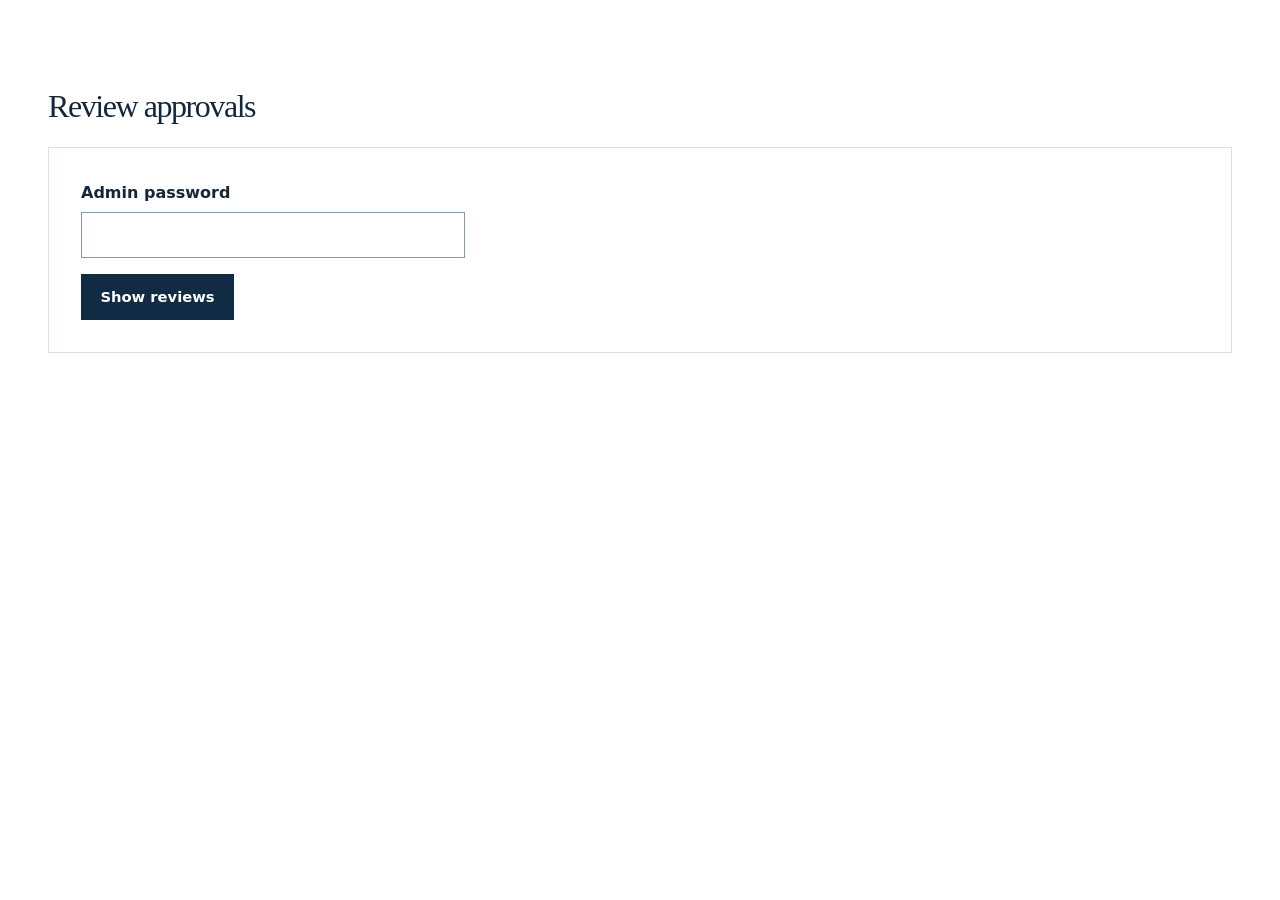
<file: admin.html>
<!doctype html>
<html lang="en">
<head>
  <meta charset="utf-8">
  <meta http-equiv="Content-Security-Policy" content="default-src 'none'; base-uri 'none'; script-src 'self'; style-src 'self'; connect-src 'self'; form-action 'none'">
  <meta name="referrer" content="no-referrer">
  <meta name="robots" content="noindex, nofollow">
  <meta name="viewport" content="width=device-width, initial-scale=1">
  <title>Review approvals</title>
  <link rel="stylesheet" href="style.css">
  <script src="admin.js" defer></script>
</head>
<body>
  <main class="section wrap admin" id="main">
    <h1>Review approvals</h1>
    <form id="login" class="reviews-form">
      <label for="token">Admin password</label>
      <input id="token" type="password" autocomplete="current-password" required>
      <button class="button button-primary" type="submit">Show reviews</button>
      <p class="form-status" role="status" id="admin-status"></p>
    </form>
    <div id="admin-list" class="admin-list"></div>
  </main>
</body>
</html>
</file>
<file: style.css>
:root {
  color-scheme: light;
  --ink: #13273b;
  --body: #3b4f61;
  --navy: #102b43;
  --navy-deep: #0b2034;
  --accent: #146078;
  --line: #d7e0e5;
  --paper: #fff;
  --mist: #f2f6f7;
  --measure: 74rem;
  --serif: Georgia, 'Times New Roman', serif;
  --sans: 'Segoe UI', system-ui, sans-serif;
}

*, *::before, *::after { box-sizing: border-box; }
html { scroll-padding-top: 1.5rem; }
body { margin: 0; font-family: var(--sans); color: var(--ink); background: var(--paper); line-height: 1.65; }
img { display: block; max-width: 100%; }
figure, h1, h2, h3, h4, p { margin: 0; }
a { color: inherit; text-underline-offset: .23em; }
button, input, textarea { font: inherit; }
button { cursor: pointer; }
button:focus-visible, a:focus-visible, summary:focus-visible, textarea:focus-visible {
  outline: 3px solid #3882b9;
  outline-offset: 4px;
}

.wrap { max-width: var(--measure); width: calc(100% - 6rem); margin-inline: auto; }
.section { padding-block: clamp(3.5rem, 7vw, 6.75rem); }
.skip { position: absolute; z-index: 1; top: .5rem; left: .5rem; padding: .7rem 1rem; background: var(--paper); transform: translateY(-200%); }
.skip:focus { transform: none; }
.eyebrow { color: var(--accent); font-size: .82rem; font-weight: 750; letter-spacing: .11em; line-height: 1.45; text-transform: uppercase; }
h1, h2 { font-family: var(--serif); font-weight: 400; letter-spacing: -.045em; line-height: 1.03; }
h2 { font-size: clamp(2.45rem, 5vw, 4.45rem); }
h3, h4 { line-height: 1.28; }
.eyebrow + h2 { margin-top: .65rem; }

.site-header { border-bottom: 1px solid #e1e8eb; background: var(--paper); }
.header-layout { display: grid; grid-template-columns: 1fr auto 1fr; align-items: center; gap: 2rem; min-height: 4.75rem; }
.brand { display: inline-flex; justify-self: start; gap: .7rem; align-items: center; text-decoration: none; font-weight: 750; white-space: nowrap; }
.monogram { display: grid; place-items: center; width: 2.1rem; height: 2.1rem; background: var(--navy); color: white; font-family: var(--serif); font-size: .83rem; font-weight: 400; letter-spacing: .035em; }
.site-header nav, .site-footer nav, .year-nav { display: flex; gap: clamp(.85rem, 2.2vw, 1.85rem); flex-wrap: wrap; align-items: center; }
.site-header nav a { font-size: .9rem; color: var(--body); font-weight: 650; text-decoration: none; }
.site-header nav a:hover, .site-footer nav a:hover { text-decoration: underline; }
.header-contact { justify-self: end; white-space: nowrap; color: var(--accent); font-size: .9rem; font-weight: 750; text-decoration: none; }
.header-contact:hover { text-decoration: underline; }

.hero { color: white; background: linear-gradient(118deg, var(--navy-deep), var(--navy) 66%, #204961); }
.hero-layout { display: grid; grid-template-columns: 1.05fr 1fr; align-items: center; gap: clamp(2rem, 6vw, 6rem); padding-block: clamp(3.3rem, 7.5vw, 7rem); }
.hero-location { color: #a8d1e4; margin-bottom: 1.25rem; }
.hero h1 { font-size: clamp(3.35rem, 7.3vw, 6.4rem); line-height: .95; }
.hero-subtitle { font-size: clamp(1.2rem, 2.05vw, 1.6rem); line-height: 1.32; margin-top: 1.45rem; max-width: 26ch; }
.hero-bio { margin-top: 1.05rem; color: #d4e3ee; max-width: 51ch; }
.actions { display: flex; align-items: center; flex-wrap: wrap; gap: 1.15rem 1.6rem; margin-top: 1.75rem; }
.button { display: inline-flex; align-items: center; justify-content: center; gap: .8rem; padding: .72rem 1.15rem; font-size: .92rem; font-weight: 750; border: 1px solid transparent; text-decoration: none; line-height: 1.4; min-height: 2.85rem; }
.button-light { color: var(--navy-deep); background: white; }
.button-light:hover { background: #d9e9ef; }
.button-primary { color: white; background: var(--navy); }
.button-primary:hover { background: #1b4960; }
.text-link { color: var(--accent); font-size: .92rem; font-weight: 700; }
.text-link.on-dark { color: #bce0f0; }
.hero-figure { min-width: 0; }
.hero-figure img { width: 100%; height: auto; max-height: 28rem; aspect-ratio: 1.21; object-fit: cover; object-position: 65% 44%; }
.hero-figure figcaption { display: flex; flex-wrap: wrap; justify-content: space-between; gap: .15rem .9rem; border-top: 1px solid #547088; margin-top: .65rem; padding-top: .63rem; color: #d4e3ee; font-size: .82rem; }
.hero-figure figcaption span:first-child { color: white; }

.profile-strip { background: var(--mist); border-bottom: 1px solid var(--line); }
.profile-facts { display: grid; grid-template-columns: repeat(auto-fit, minmax(12rem, 1fr)); padding-block: 1.45rem; }
.profile-facts > div { display: grid; gap: .2rem; padding: .2rem 1.3rem; border-left: 1px solid #c9d7df; }
.profile-facts > div:first-child { border-left: 0; padding-left: 0; }
.profile-facts span { font-size: .84rem; color: var(--accent); font-weight: 750; }
.profile-facts strong { font-size: .99rem; font-weight: 650; line-height: 1.4; }
.section-heading { display: flex; flex-wrap: wrap; justify-content: space-between; align-items: end; gap: 1.35rem; margin-bottom: 2rem; }
.year-nav { gap: .45rem; }
.year-nav a { color: var(--accent); border: 1px solid var(--line); padding: .35rem .78rem; font-size: .92rem; font-weight: 750; text-decoration: none; }
.year-nav a:hover { background: var(--mist); }
.year { display: grid; grid-template-columns: minmax(7rem, .25fr) 1fr; gap: 1rem 2.1rem; padding-block: 1.8rem 2.6rem; border-top: 1px solid #adc0ca; }
.year-label { font: 400 clamp(2rem, 4vw, 3.25rem)/1 var(--serif); letter-spacing: -.045em; }
.entries { min-width: 0; }
.entry { display: grid; grid-template-columns: 8.7rem minmax(0,1fr); gap: .5rem 1.45rem; padding-bottom: 1.35rem; }
.entry + .entry { padding-top: 1.35rem; border-top: 1px solid var(--line); }
.entry h4 { font-size: clamp(1.06rem, 2.3vw, 1.25rem); font-weight: 720; margin-bottom: .25rem; }
.entry p:not(.date), .role-list, .community-list p, .tutoring-callout p:not(.eyebrow) { color: var(--body); }
.entry p + p { margin-top: .55rem; }
.entry .date { font-size: .91rem; color: var(--accent); font-weight: 750; padding-top: .15rem; }
.entry .text-link { display: inline-block; margin-top: .35rem; }
.more-entries { margin-top: .25rem; border: 1px solid var(--line); background: var(--mist); padding: .8rem 1rem; }
.more-entries summary { cursor: pointer; font-weight: 700; }
.role-list { padding-left: 1.15rem; margin: .6rem 0 0; }
.role-list li { padding-block: .24rem; }
.photo-pair { display: grid; grid-template-columns: repeat(2,minmax(0,1fr)); gap: .85rem; margin-top: 1.05rem; }
.photo-pair img { width: 100%; height: auto; aspect-ratio: 1.5; object-fit: cover; }
.photo-pair figcaption { color: var(--body); font-size: .82rem; margin-top: .3rem; }
.event-photo { margin-top: 1rem; max-width: 42rem; }
.event-photo img { width: 100%; height: auto; }
.event-photo figcaption { color: var(--body); font-size: .82rem; margin-top: .3rem; }
.entry .image-credit { font-size: .82rem; }

.projects-section { background: var(--mist); border-block: 1px solid var(--line); }
.project-grid { display: grid; grid-template-columns: repeat(3,minmax(0,1fr)); gap: 1rem; }
.project { padding: 1.55rem; border-top: 2px solid #33738a; background: var(--paper); }
.project h3 { font: 400 clamp(1.4rem, 2.6vw, 2rem)/1.18 var(--serif); margin: .55rem 0 .75rem; }
.project p:not(.eyebrow) { color: var(--body); }
.speaking-layout { display: grid; grid-template-columns: .55fr 1fr; gap: clamp(1.5rem, 5vw, 5rem); }
.speaking-stat { border-top: 3px solid var(--accent); padding: 1.4rem; background: var(--mist); }
.speaking-stat strong { display: block; font: 400 clamp(4rem, 9vw, 7rem)/1 var(--serif); letter-spacing: -.07em; }
.speaking-stat span { display: block; font-weight: 700; font-size: 1.13rem; margin: .45rem 0; }
.speaking-stat p { color: var(--body); max-width: 30ch; }
.community-list article { padding-block: .85rem; border-top: 1px solid var(--line); }
.community-list h3 { margin-bottom: .3rem; font-size: 1.13rem; }
.travel-section { background: #edf3f7; border-block: 1px solid var(--line); }
.travel-grid { display: grid; grid-template-columns: repeat(5,minmax(0,1fr)); gap: .9rem; }
.travel-grid a { text-decoration: none; background: white; border: 1px solid var(--line); }
.travel-grid img { width: 100%; height: auto; aspect-ratio: 1.2; object-fit: cover; }
.travel-grid a > span { display: flex; justify-content: space-between; gap: .35rem; padding: .68rem .8rem; font-size: .93rem; font-weight: 700; line-height: 1.35; }
.travel-grid a:hover > span { text-decoration: underline; text-underline-offset: .22em; }
.destination-list { display: flex; flex-wrap: wrap; gap: .55rem; padding: 0; margin: 1.1rem 0 0; list-style: none; }
.destination-list li { border: 1px solid #c5d5df; padding: .34rem .72rem; font-size: .92rem; font-weight: 650; }
.tutoring-callout { display: flex; justify-content: space-between; align-items: center; gap: 1.6rem; flex-wrap: wrap; }
.tutoring-callout p:not(.eyebrow) { margin-top: .75rem; }
.site-footer { padding-top: 3.5rem; background: var(--navy-deep); color: white; }
.site-footer .eyebrow { color: #a8d1e4; }
.site-footer h2 { font-size: clamp(2.4rem,4.6vw,3.3rem); margin-bottom: .7rem; }
.footer-layout { display: flex; justify-content: space-between; align-items: end; flex-wrap: wrap; gap: 1.35rem; padding-bottom: 2rem; }
.site-footer nav a { text-decoration: none; color: #d4e3ee; }
.footer-bottom { display: flex; justify-content: space-between; border-top: 1px solid #425c70; color: #d4e3ee; font-size: .88rem; padding-block: .9rem; }

.tutor-hero .hero-layout { grid-template-columns: 1.2fr .8fr; }
.tutor-hero h1 { font-size: clamp(3rem, 6.8vw, 5.75rem); max-width: 13ch; }
.tutor-hero .hero-figure img { aspect-ratio: 1.3; }
.tutor-details { display: grid; grid-template-columns: minmax(0,1fr) minmax(0,1fr); gap: clamp(1.5rem,5vw,4.5rem); }
.tutor-details h3 { margin-bottom: .5rem; font-size: 1.15rem; }
.tutor-details p { color: var(--body); }
.tutor-details p + p { margin-top: .8rem; }
.course-list, .credential-list { padding: 0; margin: .7rem 0; list-style: none; }
.course-list li, .credential-list li { padding: .46rem 0; border-top: 1px solid var(--line); }
.course-list span { display: inline-block; min-width: 8rem; color: var(--accent); font-size: .88rem; font-weight: 700; }
.credential-list span { display: block; color: var(--body); }
.reviews-layout { display: grid; grid-template-columns: .8fr 1fr; gap: clamp(1.6rem, 5vw, 5rem); align-items: start; }
.reviews-layout > div p:not(.eyebrow) { color: var(--body); margin-top: .9rem; }
.reviews-form { background: white; padding: clamp(1.1rem,3vw,2rem); border: 1px solid var(--line); min-width: 0; }
.reviews-form fieldset { border: none; padding: 0; margin: 0 0 1rem; }
.reviews-form legend, .reviews-form > label { display: block; font-weight: 700; margin-bottom: .4rem; }
.stars { display: flex; gap: .32rem; align-items: center; flex-wrap: wrap; }
.stars label { position: relative; display: inline-flex; align-items: center; justify-content: center; width: 2.7rem; height: 2.7rem; cursor: pointer; border: 1px solid var(--line); }
.stars input { position: absolute; inset: 0; width: 100%; height: 100%; margin: 0; opacity: 0; cursor: pointer; }
.star-icon { color: #516e7f; font-size: 1.46rem; line-height: 1; }
.stars label:has(input:checked) { background: #e5f0f5; border-color: var(--accent); }
.stars label:has(input:checked) .star-icon,
.stars label:has(~ label input:checked) .star-icon { color: #8b5300; }
.stars label:has(input:focus-visible) { outline: 3px solid #3882b9; outline-offset: 2px; }
.reviews-form textarea { display: block; width: 100%; resize: vertical; min-height: 6.7rem; padding: .55rem .7rem; border: 1px solid #839aab; color: var(--ink); }
.reviews-form .button { margin-top: 1rem; }
.form-help, .form-status { color: var(--body); font-size: .91rem; margin-top: .45rem; }
.form-status:empty { display: none; }
.form-status { color: var(--accent); font-weight: 650; }

@media (max-width: 58rem) {
  .wrap { width: calc(100% - 3rem); }
  .header-layout { grid-template-columns: 1fr auto; column-gap: 1rem; row-gap: .65rem; padding-block: .85rem; }
  .site-header nav { order: 2; grid-column: 1/-1; }
  .hero-layout, .tutor-hero .hero-layout { gap: 2rem; }
  .year { grid-template-columns: 6rem minmax(0,1fr); gap: 1rem; }
  .entry { grid-template-columns: 7rem minmax(0,1fr); gap: .45rem 1rem; }
  .travel-grid { grid-template-columns: repeat(3,minmax(0,1fr)); }
}

@media (max-width: 42rem) {
  .wrap { width: calc(100% - 2rem); }
  .header-layout { padding-block: .7rem; }
  .site-header nav { gap: .45rem .9rem; }
  .site-header nav a, .header-contact { font-size: .85rem; }
  .hero-layout, .tutor-hero .hero-layout { grid-template-columns: 1fr; padding-block: 3rem 2.15rem; }
  .hero-figure img { max-height: 22rem; }
  .profile-facts { grid-template-columns: 1fr; padding-block: .55rem; }
  .profile-facts > div { padding: .55rem 0; border: 0; }
  .profile-facts > div + div { border-top: 1px solid var(--line); }
  .year, .entry, .project-grid, .speaking-layout, .tutor-details, .reviews-layout { grid-template-columns: 1fr; }
  .year { padding-block: 1.2rem 1.65rem; }
  .entry { gap: .35rem; }
  .travel-grid { grid-template-columns: repeat(2,minmax(0,1fr)); }
  .footer-layout { align-items: start; flex-direction: column; }
}

@media print {
  .site-header, .site-footer, .actions, .travel-section, .reviews-form { display: none; }
  .hero, .site-footer { color: #111; background: white; }
  .hero-location, .hero-bio { color: #333; }
  .hero-figure { display: none; }
  .hero-layout, .tutor-hero .hero-layout { display: block; padding-block: 1rem; }
  .section { padding-block: 1rem; }
  .wrap { width: 100%; }
  .entry, figure { break-inside: avoid; }
}

/* Impact numbers, photo grid, stage log */
.stats-section { padding-block: clamp(3rem, 6vw, 5.5rem); background: var(--navy-deep); color: white; }
.stats-section .eyebrow { color: #a8d1e4; }
.stat-grid { display: grid; grid-template-columns: repeat(4, minmax(0, 1fr)); gap: 1px; padding: 0; margin: 0; list-style: none; background: #2c4a62; border: 1px solid #2c4a62; }
.stat-grid li { background: var(--navy-deep); padding: 1.4rem 1.3rem 1.5rem; }
.stat-grid strong { display: block; font: 400 clamp(2.6rem, 5vw, 3.8rem)/1 var(--serif); letter-spacing: -.05em; }
.stat-grid li > span { display: block; margin-top: .55rem; font-weight: 700; color: #e6f1f7; }
.stat-grid p { margin-top: .35rem; color: #b6cddb; font-size: .9rem; line-height: 1.5; }
.photo-grid { display: grid; grid-template-columns: repeat(2, minmax(0, 1fr)); gap: .85rem; margin-top: 1.05rem; }
.photo-grid img { width: 100%; height: auto; aspect-ratio: 1.5; object-fit: cover; background: var(--mist); }
.photo-grid figcaption { color: var(--body); font-size: .82rem; margin-top: .3rem; }
.stage-log { margin-top: 2.2rem; border-top: 3px solid var(--accent); padding-top: 1.2rem; }
.stage-log h3 { font-size: 1.13rem; margin-bottom: .6rem; }
.stage-log ul { display: grid; grid-template-columns: repeat(2, minmax(0, 1fr)); gap: 0 2rem; padding: 0; margin: 0; list-style: none; }
.stage-log li { padding: .55rem 0; border-bottom: 1px solid var(--line); color: var(--body); }
.stage-log li span { display: block; color: var(--accent); font-size: .8rem; font-weight: 750; letter-spacing: .06em; text-transform: uppercase; }
/* Draft placeholders: remove the class once each figure is confirmed */
.tbc { outline: 2px dashed #e0a100; outline-offset: 2px; }
@media (max-width: 58rem) { .stat-grid { grid-template-columns: repeat(2, minmax(0, 1fr)); } }
@media (max-width: 42rem) { .photo-grid, .stage-log ul { grid-template-columns: 1fr; } }
.rating-summary { color: var(--body); font-weight: 650; }
.rating-stars, .review-stars { color: #b37000; letter-spacing: .08em; }
.review-list { display: grid; grid-template-columns: repeat(3, minmax(0, 1fr)); gap: 1rem; }
.review-card { padding: 1.4rem; border-top: 2px solid #33738a; background: var(--mist); }
.review-card blockquote { margin: .6rem 0 .8rem; color: var(--ink); }
.review-by { color: var(--accent); font-size: .88rem; font-weight: 700; }
.review-empty { grid-column: 1 / -1; color: var(--body); padding: 1.2rem; border: 1px dashed #b8c8d2; }
@media (max-width: 58rem) { .review-list { grid-template-columns: 1fr; } }
.project-slot { border-top-style: dashed; background: transparent; outline: 1px dashed #b8c8d2; }
.tutor-details > article { min-width: 0; }
.grade-list { display: grid; grid-template-columns: repeat(2, minmax(0,1fr)); gap: .8rem; padding: 0; margin: .8rem 0; list-style: none; }
.grade-list li { padding: 1rem; background: white; border-top: 2px solid var(--accent); }
.grade-list span { display: block; color: var(--accent); font-size: .82rem; font-weight: 750; text-transform: uppercase; letter-spacing: .08em; }
.grade-list strong { font: 400 clamp(1.6rem, 3vw, 2.3rem)/1.1 var(--serif); }
.tutor-details { row-gap: 2.6rem; }
@media (max-width: 42rem) { .grade-list { grid-template-columns: 1fr; } }
.photo-grid .wide { grid-column: 1 / -1; }
.photo-grid .wide img { aspect-ratio: 16 / 9; }
.event-photo.small { max-width: 20rem; }
.speaking-side { display: grid; gap: 1rem; align-content: start; }
.speaking-side .event-photo img { aspect-ratio: 1; object-fit: cover; }
.project-figure { width: 100%; height: auto; margin-top: 1rem; border: 1px solid var(--line); }
.beyond-grid { display: grid; grid-template-columns: repeat(3, minmax(0,1fr)); gap: 1.2rem; }
.beyond-grid img { width: 100%; height: auto; aspect-ratio: 4 / 3; object-fit: cover; margin-bottom: .8rem; }
.beyond-grid h3 { font-size: 1.13rem; margin-bottom: .3rem; }
.beyond-grid p { color: var(--body); }
@media (max-width: 42rem) { .beyond-grid { grid-template-columns: 1fr; } }
.chess-mark { display: grid; place-items: center; aspect-ratio: 4 / 3; margin-bottom: .8rem; background: var(--navy-deep); color: white; font-size: 6rem; line-height: 1; }
.photo-grid .wide.natural img { aspect-ratio: auto; }
.reviews-form input[type="text"] { display: block; width: 100%; padding: .55rem .7rem; margin-bottom: 1rem; border: 1px solid #839aab; color: var(--ink); font: inherit; }
.reviews-form .optional { font-weight: 400; color: var(--body); }
.hp { position: absolute; left: -9999px; width: 1px; height: 1px; overflow: hidden; }
.admin h1 { margin-bottom: 1.5rem; }
.admin .reviews-form input[type="password"] { display: block; width: 100%; max-width: 24rem; padding: .55rem .7rem; border: 1px solid #839aab; font: inherit; }
.admin-list { display: grid; gap: 1rem; margin-top: 2rem; }
.admin-actions { display: flex; gap: .6rem; margin-top: .8rem; }
.post-quote { margin: 1rem 0 0; padding: .9rem 1.1rem; border-left: 3px solid var(--accent); background: var(--mist); color: var(--body); font-style: italic; }
.post-quote cite { display: block; margin-top: .45rem; font-style: normal; font-size: .82rem; }
</file>
